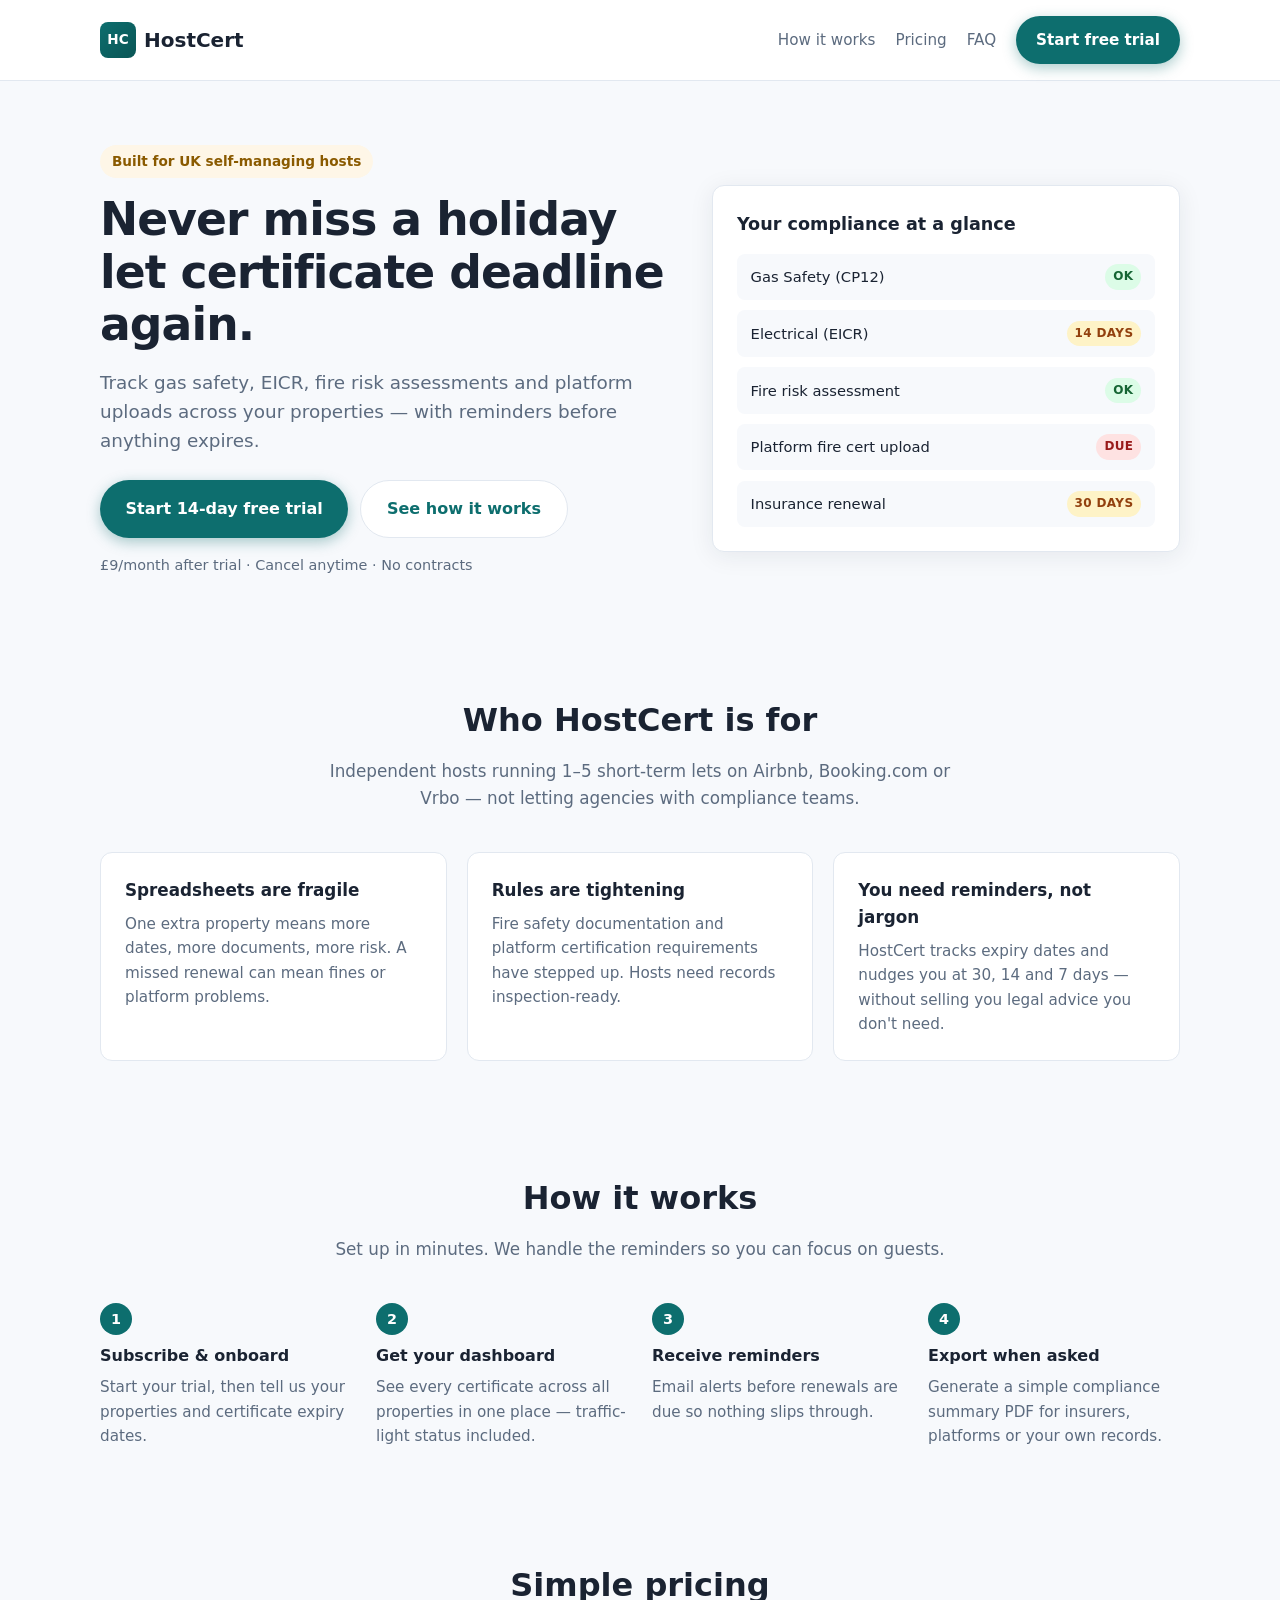
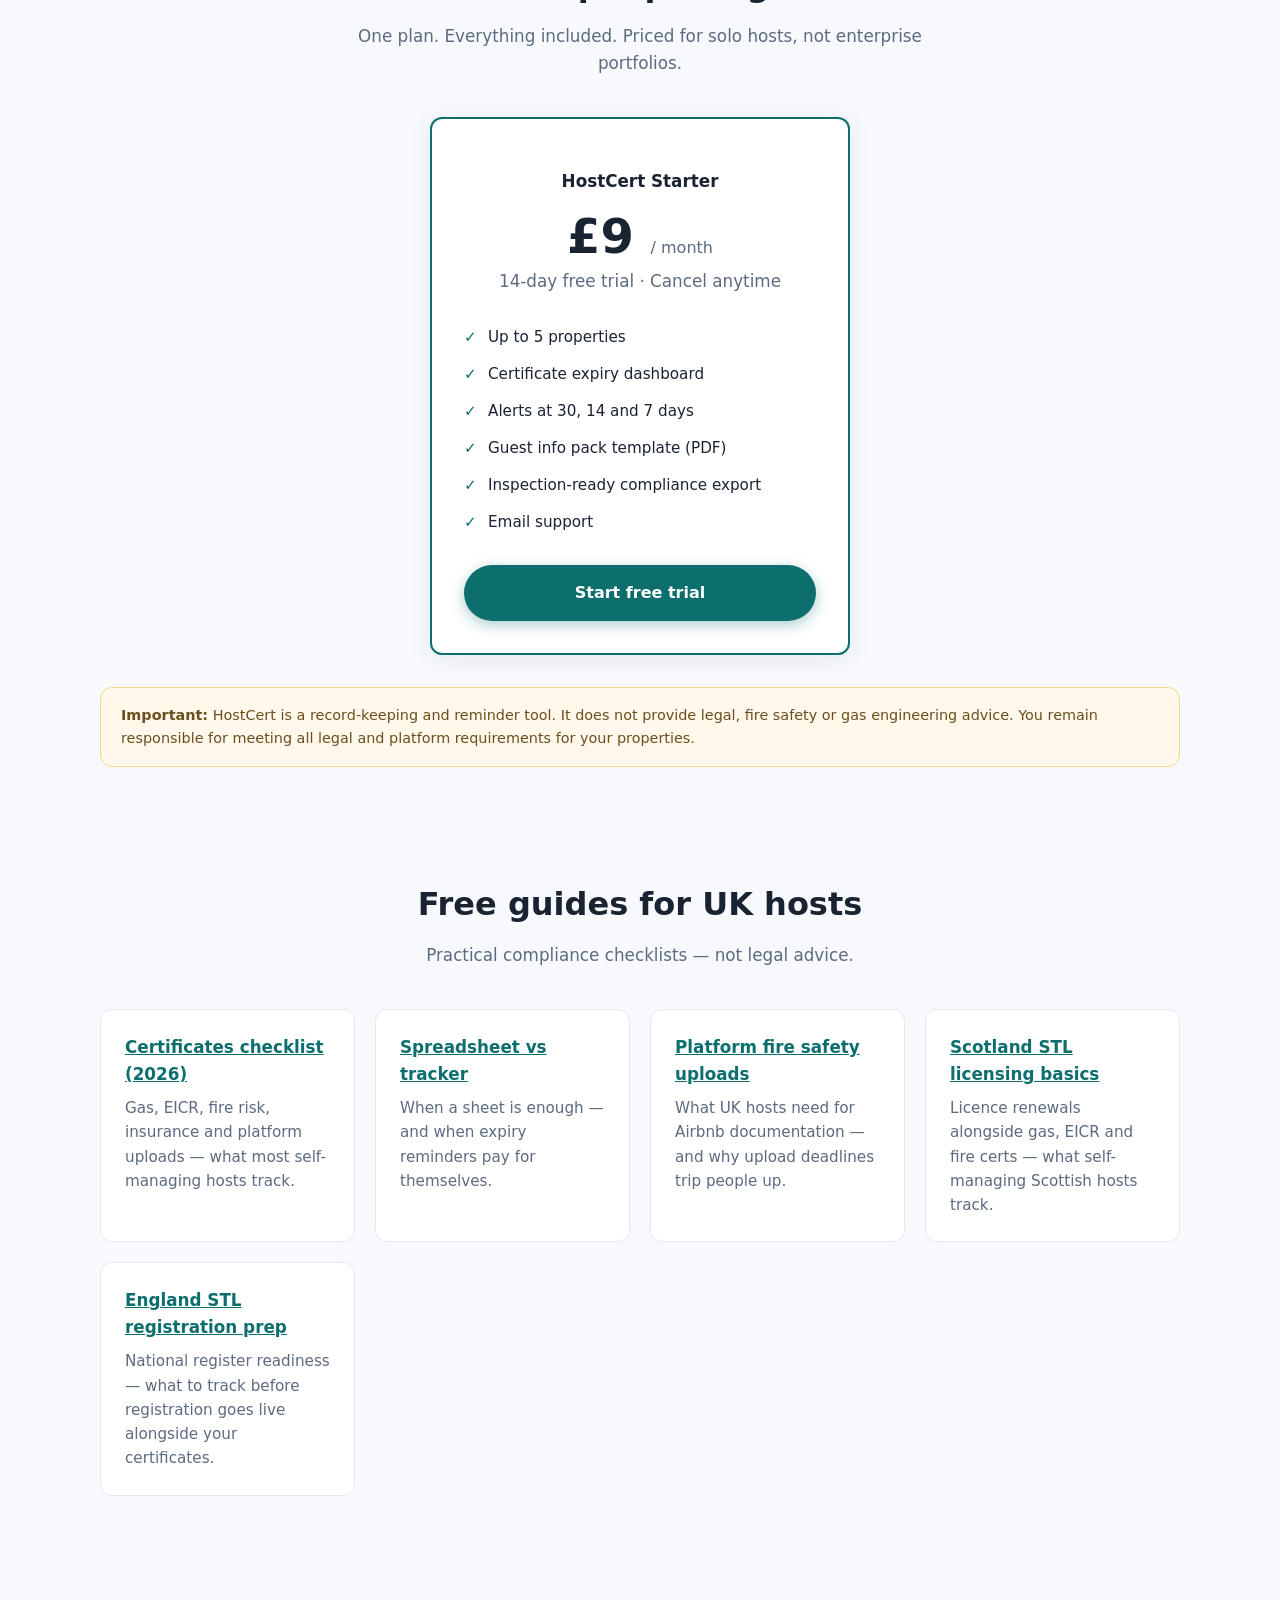
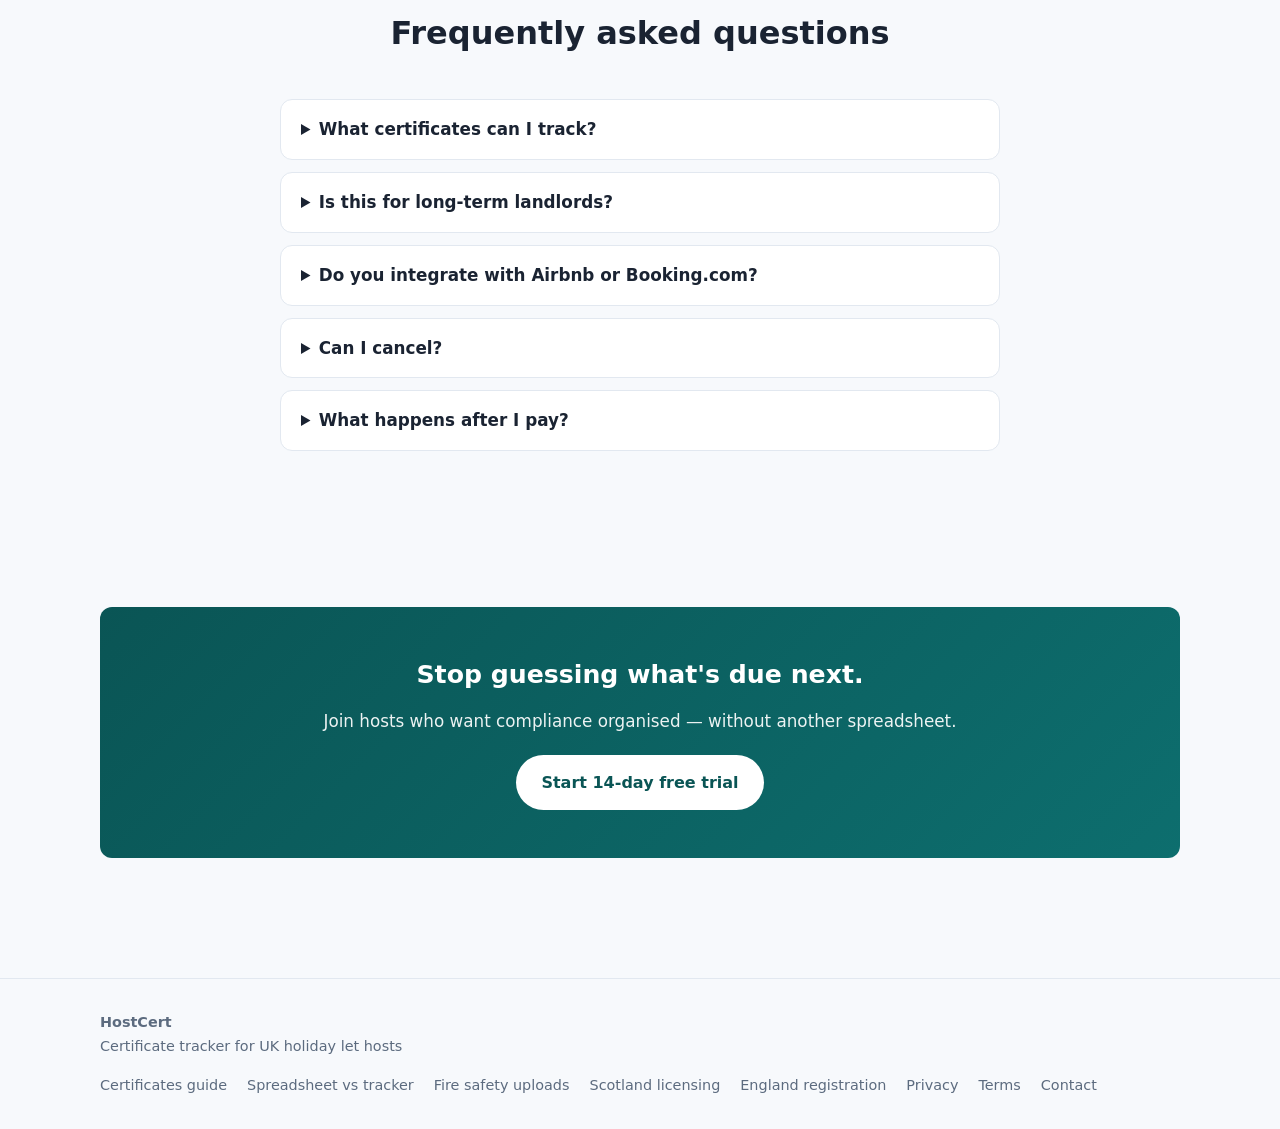
<file: index.html>
<!DOCTYPE html>
<html lang="en-GB">
<head>
  <meta charset="UTF-8">
  <meta name="viewport" content="width=device-width, initial-scale=1.0">
  <title>HostCert — Holiday let certificate tracker for UK hosts</title>
  <meta name="description" content="Track gas safety, EICR, fire risk assessments and platform certificates for your UK short-term lets. Expiry reminders from £9/month.">
  <meta property="og:title" content="HostCert — Never miss a holiday let certificate deadline">
  <meta property="og:description" content="Certificate expiry tracker built for self-managing UK Airbnb and short-term let hosts.">
  <meta property="og:type" content="website">
  <meta property="og:url" content="https://hostcert.co.uk/">
  <link rel="canonical" href="https://hostcert.co.uk/">
  <link rel="stylesheet" href="css/style.css">
  <script type="application/ld+json">
  {
    "@context": "https://schema.org",
    "@type": "SoftwareApplication",
    "name": "HostCert",
    "applicationCategory": "BusinessApplication",
    "operatingSystem": "Web",
    "description": "Certificate expiry tracker and reminders for self-managing UK short-term let hosts.",
    "url": "https://hostcert.co.uk/",
    "offers": {
      "@type": "Offer",
      "price": "9",
      "priceCurrency": "GBP",
      "description": "14-day free trial"
    }
  }
  </script>
  <link rel="icon" href="data:image/svg+xml,<svg xmlns='http://www.w3.org/2000/svg' viewBox='0 0 100 100'><rect fill='%230d6e6e' width='100' height='100' rx='20'/><text x='50' y='62' font-size='44' text-anchor='middle' fill='white' font-family='sans-serif' font-weight='700'>HC</text></svg>">
</head>
<body>
  <header class="site-header">
    <div class="container inner">
      <a class="logo" href="index.html">
        <span class="logo-mark">HC</span>
        HostCert
      </a>
      <nav class="nav">
        <a class="hide-mobile" href="#how-it-works">How it works</a>
        <a class="hide-mobile" href="#pricing">Pricing</a>
        <a class="hide-mobile" href="#faq">FAQ</a>
        <a class="btn btn-primary" data-stripe-link href="checkout.html">Start free trial</a>
      </nav>
    </div>
  </header>

  <main>
    <section class="hero">
      <div class="container hero-grid">
        <div>
          <span class="eyebrow">Built for UK self-managing hosts</span>
          <h1>Never miss a holiday let certificate deadline again.</h1>
          <p class="lead">Track gas safety, EICR, fire risk assessments and platform uploads across your properties — with reminders before anything expires.</p>
          <div class="hero-actions">
            <a class="btn btn-primary btn-lg" data-stripe-link href="checkout.html">Start 14-day free trial</a>
            <a class="btn btn-secondary btn-lg" href="#how-it-works">See how it works</a>
          </div>
          <p class="hero-note"><data-price>£9</data-price>/month after trial · Cancel anytime · No contracts</p>
        </div>
        <aside class="hero-card" aria-label="Example compliance dashboard">
          <h2>Your compliance at a glance</h2>
          <ul class="cert-list">
            <li class="cert-item"><span>Gas Safety (CP12)</span><span class="status status-ok">OK</span></li>
            <li class="cert-item"><span>Electrical (EICR)</span><span class="status status-warn">14 days</span></li>
            <li class="cert-item"><span>Fire risk assessment</span><span class="status status-ok">OK</span></li>
            <li class="cert-item"><span>Platform fire cert upload</span><span class="status status-danger">Due</span></li>
            <li class="cert-item"><span>Insurance renewal</span><span class="status status-warn">30 days</span></li>
          </ul>
        </aside>
      </div>
    </section>

    <section id="who">
      <div class="container">
        <div class="section-title">
          <h2>Who HostCert is for</h2>
          <p>Independent hosts running 1–5 short-term lets on Airbnb, Booking.com or Vrbo — not letting agencies with compliance teams.</p>
        </div>
        <div class="cards">
          <article class="card">
            <h3>Spreadsheets are fragile</h3>
            <p>One extra property means more dates, more documents, more risk. A missed renewal can mean fines or platform problems.</p>
          </article>
          <article class="card">
            <h3>Rules are tightening</h3>
            <p>Fire safety documentation and platform certification requirements have stepped up. Hosts need records inspection-ready.</p>
          </article>
          <article class="card">
            <h3>You need reminders, not jargon</h3>
            <p>HostCert tracks expiry dates and nudges you at 30, 14 and 7 days — without selling you legal advice you don't need.</p>
          </article>
        </div>
      </div>
    </section>

    <section id="how-it-works">
      <div class="container">
        <div class="section-title">
          <h2>How it works</h2>
          <p>Set up in minutes. We handle the reminders so you can focus on guests.</p>
        </div>
        <div class="steps">
          <article class="step">
            <h3>Subscribe & onboard</h3>
            <p>Start your trial, then tell us your properties and certificate expiry dates.</p>
          </article>
          <article class="step">
            <h3>Get your dashboard</h3>
            <p>See every certificate across all properties in one place — traffic-light status included.</p>
          </article>
          <article class="step">
            <h3>Receive reminders</h3>
            <p>Email alerts before renewals are due so nothing slips through.</p>
          </article>
          <article class="step">
            <h3>Export when asked</h3>
            <p>Generate a simple compliance summary PDF for insurers, platforms or your own records.</p>
          </article>
        </div>
      </div>
    </section>

    <section id="pricing">
      <div class="container">
        <div class="section-title">
          <h2>Simple pricing</h2>
          <p>One plan. Everything included. Priced for solo hosts, not enterprise portfolios.</p>
        </div>
        <div class="pricing-box">
          <p><strong>HostCert Starter</strong></p>
          <p class="price"><data-price>£9</data-price> <span>/ month</span></p>
          <p style="color: var(--muted); margin: 0;">14-day free trial · Cancel anytime</p>
          <ul class="pricing-features">
            <li>Up to 5 properties</li>
            <li>Certificate expiry dashboard</li>
            <li>Alerts at 30, 14 and 7 days</li>
            <li>Guest info pack template (PDF)</li>
            <li>Inspection-ready compliance export</li>
            <li>Email support</li>
          </ul>
          <a class="btn btn-primary btn-lg" data-stripe-link href="checkout.html" style="width: 100%;">Start free trial</a>
        </div>
        <div class="disclaimer">
          <strong>Important:</strong> HostCert is a record-keeping and reminder tool. It does not provide legal, fire safety or gas engineering advice. You remain responsible for meeting all legal and platform requirements for your properties.
        </div>
      </div>
    </section>

    <section id="guides">
      <div class="container">
        <div class="section-title">
          <h2>Free guides for UK hosts</h2>
          <p>Practical compliance checklists — not legal advice.</p>
        </div>
        <div class="cards">
          <article class="card">
            <h3><a href="guides/uk-stl-certificates-checklist.html">Certificates checklist (2026)</a></h3>
            <p>Gas, EICR, fire risk, insurance and platform uploads — what most self-managing hosts track.</p>
          </article>
          <article class="card">
            <h3><a href="guides/spreadsheet-vs-tracker-holiday-let-certs.html">Spreadsheet vs tracker</a></h3>
            <p>When a sheet is enough — and when expiry reminders pay for themselves.</p>
          </article>
          <article class="card">
            <h3><a href="guides/airbnb-platform-fire-safety-uploads-uk.html">Platform fire safety uploads</a></h3>
            <p>What UK hosts need for Airbnb documentation — and why upload deadlines trip people up.</p>
          </article>
          <article class="card">
            <h3><a href="guides/scotland-short-term-let-licensing-basics.html">Scotland STL licensing basics</a></h3>
            <p>Licence renewals alongside gas, EICR and fire certs — what self-managing Scottish hosts track.</p>
          </article>
          <article class="card">
            <h3><a href="guides/england-stl-registration-2026.html">England STL registration prep</a></h3>
            <p>National register readiness — what to track before registration goes live alongside your certificates.</p>
          </article>
        </div>
      </div>
    </section>

    <section id="faq">
      <div class="container faq" style="max-width: 720px; margin: 0 auto;">
        <div class="section-title">
          <h2>Frequently asked questions</h2>
        </div>
        <details>
          <summary>What certificates can I track?</summary>
          <p>Gas safety (CP12), EICR, EPC, fire risk assessment, insurance, legionella checks, platform fire-safety uploads, and other dates you add manually.</p>
        </details>
        <details>
          <summary>Is this for long-term landlords?</summary>
          <p>HostCert is designed for short-term and holiday let hosts. Long-term BTL landlords may prefer broader landlord suites — we're focused on the self-managing STL host.</p>
        </details>
        <details>
          <summary>Do you integrate with Airbnb or Booking.com?</summary>
          <p>Not in v1. You enter dates once; we remind you before renewals and help you keep an inspection-ready record.</p>
        </details>
        <details>
          <summary>Can I cancel?</summary>
          <p>Yes. Cancel anytime from your Stripe customer portal or by emailing <a data-support-email href="mailto:support@hostcert.co.uk">support@hostcert.co.uk</a>.</p>
        </details>
        <details>
          <summary>What happens after I pay?</summary>
          <p>You'll complete a short onboarding form with property and certificate details. We set up your dashboard within 24 hours and send your welcome email.</p>
        </details>
      </div>
    </section>

    <section>
      <div class="container">
        <div class="cta-band">
          <h2>Stop guessing what's due next.</h2>
          <p>Join hosts who want compliance organised — without another spreadsheet.</p>
          <a class="btn btn-primary btn-lg" data-stripe-link href="checkout.html">Start 14-day free trial</a>
        </div>
      </div>
    </section>
  </main>

  <footer class="site-footer">
    <div class="container footer-grid">
      <div>
        <strong>HostCert</strong><br>
        Certificate tracker for UK holiday let hosts
      </div>
      <div class="footer-links">
        <a href="guides/uk-stl-certificates-checklist.html">Certificates guide</a>
        <a href="guides/spreadsheet-vs-tracker-holiday-let-certs.html">Spreadsheet vs tracker</a>
        <a href="guides/airbnb-platform-fire-safety-uploads-uk.html">Fire safety uploads</a>
        <a href="guides/scotland-short-term-let-licensing-basics.html">Scotland licensing</a>
        <a href="guides/england-stl-registration-2026.html">England registration</a>
        <a href="privacy.html">Privacy</a>
        <a href="terms.html">Terms</a>
        <a href="contact.html">Contact</a>
      </div>
    </div>
  </footer>

  <script src="js/config.js"></script>
  <script src="js/main.js"></script>
</body>
</html>
</file>
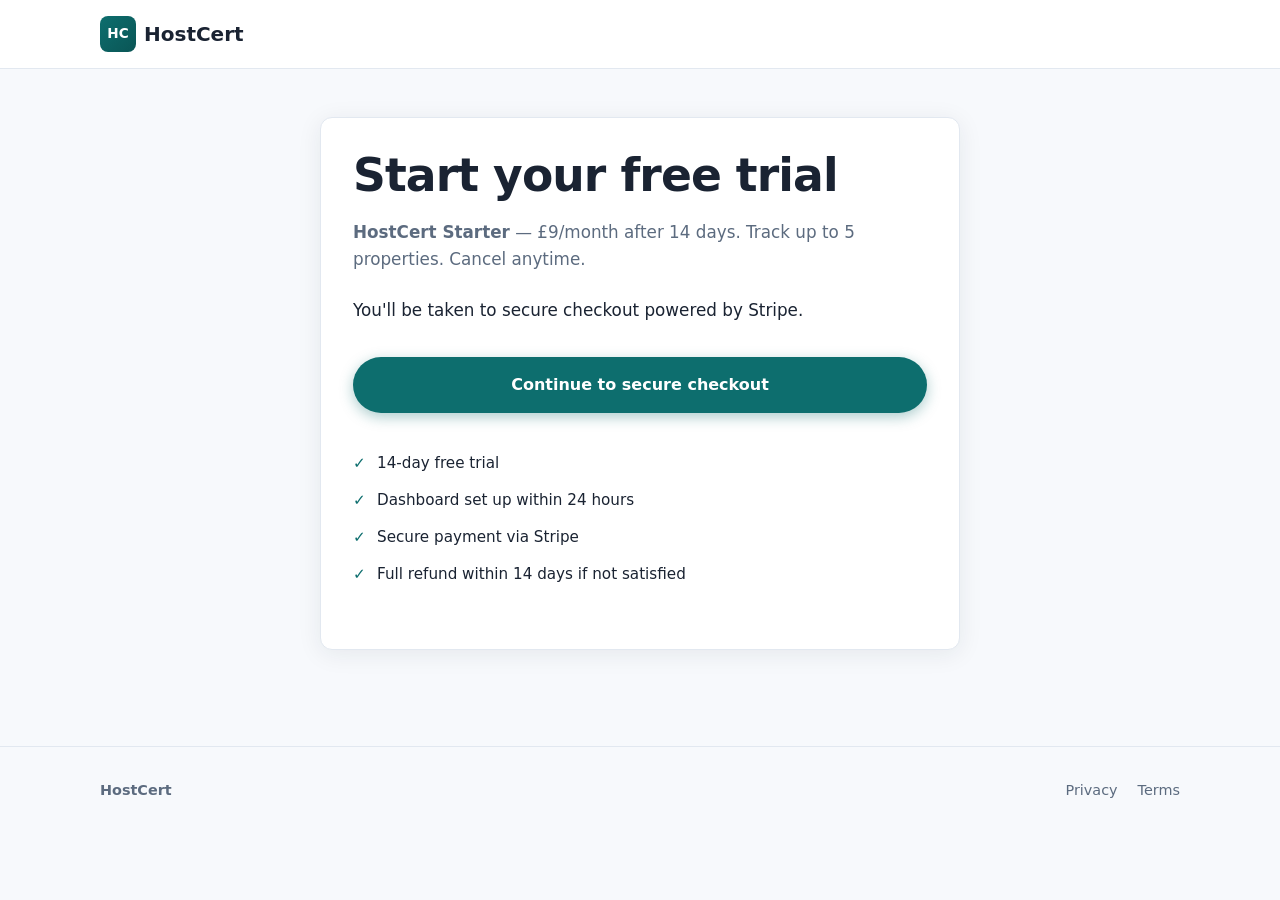
<file: checkout.html>
<!DOCTYPE html>
<html lang="en-GB">
<head>
  <meta charset="UTF-8">
  <meta name="viewport" content="width=device-width, initial-scale=1.0">
  <title>Checkout — HostCert</title>
  <meta name="description" content="Start your HostCert free trial — certificate tracker for UK holiday let hosts.">
  <link rel="stylesheet" href="css/style.css">
</head>
<body>
  <header class="site-header">
    <div class="container inner">
      <a class="logo" href="index.html">
        <span class="logo-mark">HC</span>
        HostCert
      </a>
    </div>
  </header>

  <main class="form-page">
    <div class="container">
      <div class="form-card">
        <h1>Start your free trial</h1>
        <p style="color: var(--muted); margin-bottom: 1.5rem;">
          <strong>HostCert Starter</strong> — <data-price>£9</data-price>/month after 14 days. Track up to 5 properties. Cancel anytime.
        </p>

        <div id="stripe-ready" hidden>
          <p>You'll be taken to secure checkout powered by Stripe.</p>
          <a class="btn btn-primary btn-lg" data-stripe-link href="#" style="width: 100%; margin-top: 1rem;">Continue to secure checkout</a>
        </div>

        <div id="stripe-pending">
          <p><strong>Checkout is being activated.</strong> While we finish payment setup, start your trial by completing onboarding — we'll invoice after your 14-day trial if you stay.</p>
          <a class="btn btn-primary btn-lg" href="onboarding.html" style="width: 100%; margin: 1rem 0;">Complete onboarding →</a>
          <p class="form-hint">Questions? Email <a data-support-email href="mailto:support@hostcert.co.uk">support@hostcert.co.uk</a></p>
        </div>

        <ul class="pricing-features" style="margin-top: 2rem;">
          <li>14-day free trial</li>
          <li>Dashboard set up within 24 hours</li>
          <li>Secure payment via Stripe</li>
          <li>Full refund within 14 days if not satisfied</li>
        </ul>
      </div>
    </div>
  </main>

  <footer class="site-footer">
    <div class="container footer-grid">
      <div><strong>HostCert</strong></div>
      <div class="footer-links">
        <a href="privacy.html">Privacy</a>
        <a href="terms.html">Terms</a>
      </div>
    </div>
  </footer>

  <script src="js/config.js"></script>
  <script src="js/main.js"></script>
  <script>
    (function () {
      var link = (window.HOSTCERT_CONFIG || {}).stripePaymentLink;
      if (link && link !== "STRIPE_PAYMENT_LINK_PLACEHOLDER") {
        document.getElementById("stripe-ready").hidden = false;
        document.getElementById("stripe-pending").hidden = true;
      }
    })();
  </script>
</body>
</html>
</file>
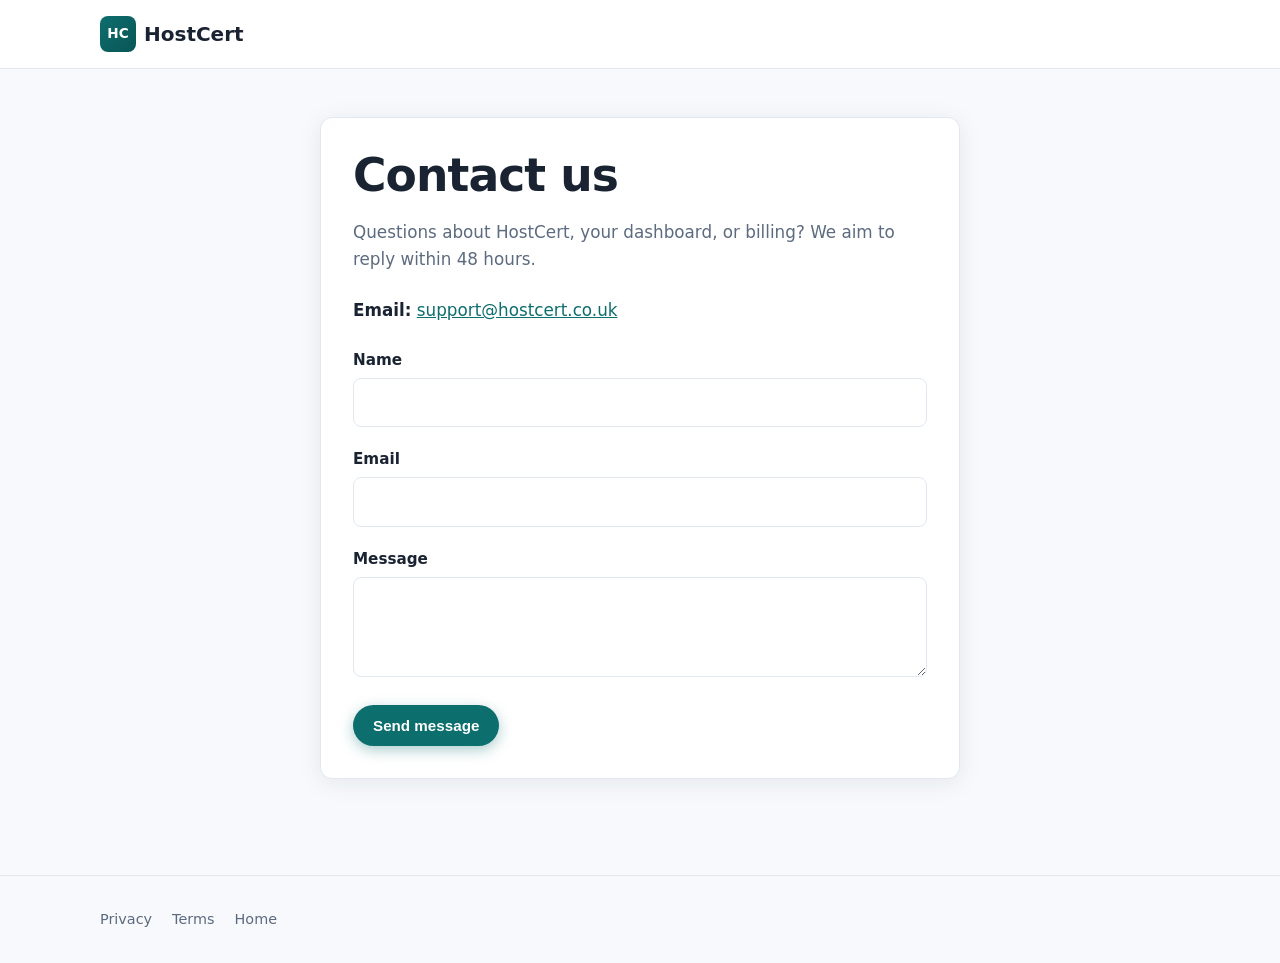
<file: contact.html>
<!DOCTYPE html>
<html lang="en-GB">
<head>
  <meta charset="UTF-8">
  <meta name="viewport" content="width=device-width, initial-scale=1.0">
  <title>Contact — HostCert</title>
  <link rel="stylesheet" href="css/style.css">
</head>
<body>
  <header class="site-header">
    <div class="container inner">
      <a class="logo" href="index.html">
        <span class="logo-mark">HC</span>
        HostCert
      </a>
    </div>
  </header>

  <main class="form-page">
    <div class="container">
      <div class="form-card">
        <h1>Contact us</h1>
        <p style="color: var(--muted);">Questions about HostCert, your dashboard, or billing? We aim to reply within 48 hours.</p>
        <p style="margin: 1.5rem 0;"><strong>Email:</strong> <a data-support-email href="mailto:support@hostcert.co.uk">support@hostcert.co.uk</a></p>

        <form action="https://formsubmit.co/support@hostcert.co.uk" method="POST">
          <input type="hidden" name="_subject" value="HostCert contact form">
          <input type="hidden" name="_captcha" value="false">
          <input type="hidden" name="_template" value="table">
          <input type="hidden" name="_next" value="https://hostcert.co.uk/thank-you.html">

          <div class="form-group">
            <label for="name">Name</label>
            <input id="name" name="name" type="text" required>
          </div>
          <div class="form-group">
            <label for="email">Email</label>
            <input id="email" name="email" type="email" required>
          </div>
          <div class="form-group">
            <label for="message">Message</label>
            <textarea id="message" name="message" required></textarea>
          </div>
          <button class="btn btn-primary" type="submit">Send message</button>
        </form>
      </div>
    </div>
  </main>

  <footer class="site-footer">
    <div class="container footer-links">
      <a href="privacy.html">Privacy</a>
      <a href="terms.html">Terms</a>
      <a href="index.html">Home</a>
    </div>
  </footer>
  <script src="js/config.js"></script>
  <script src="js/main.js"></script>
</body>
</html>
</file>
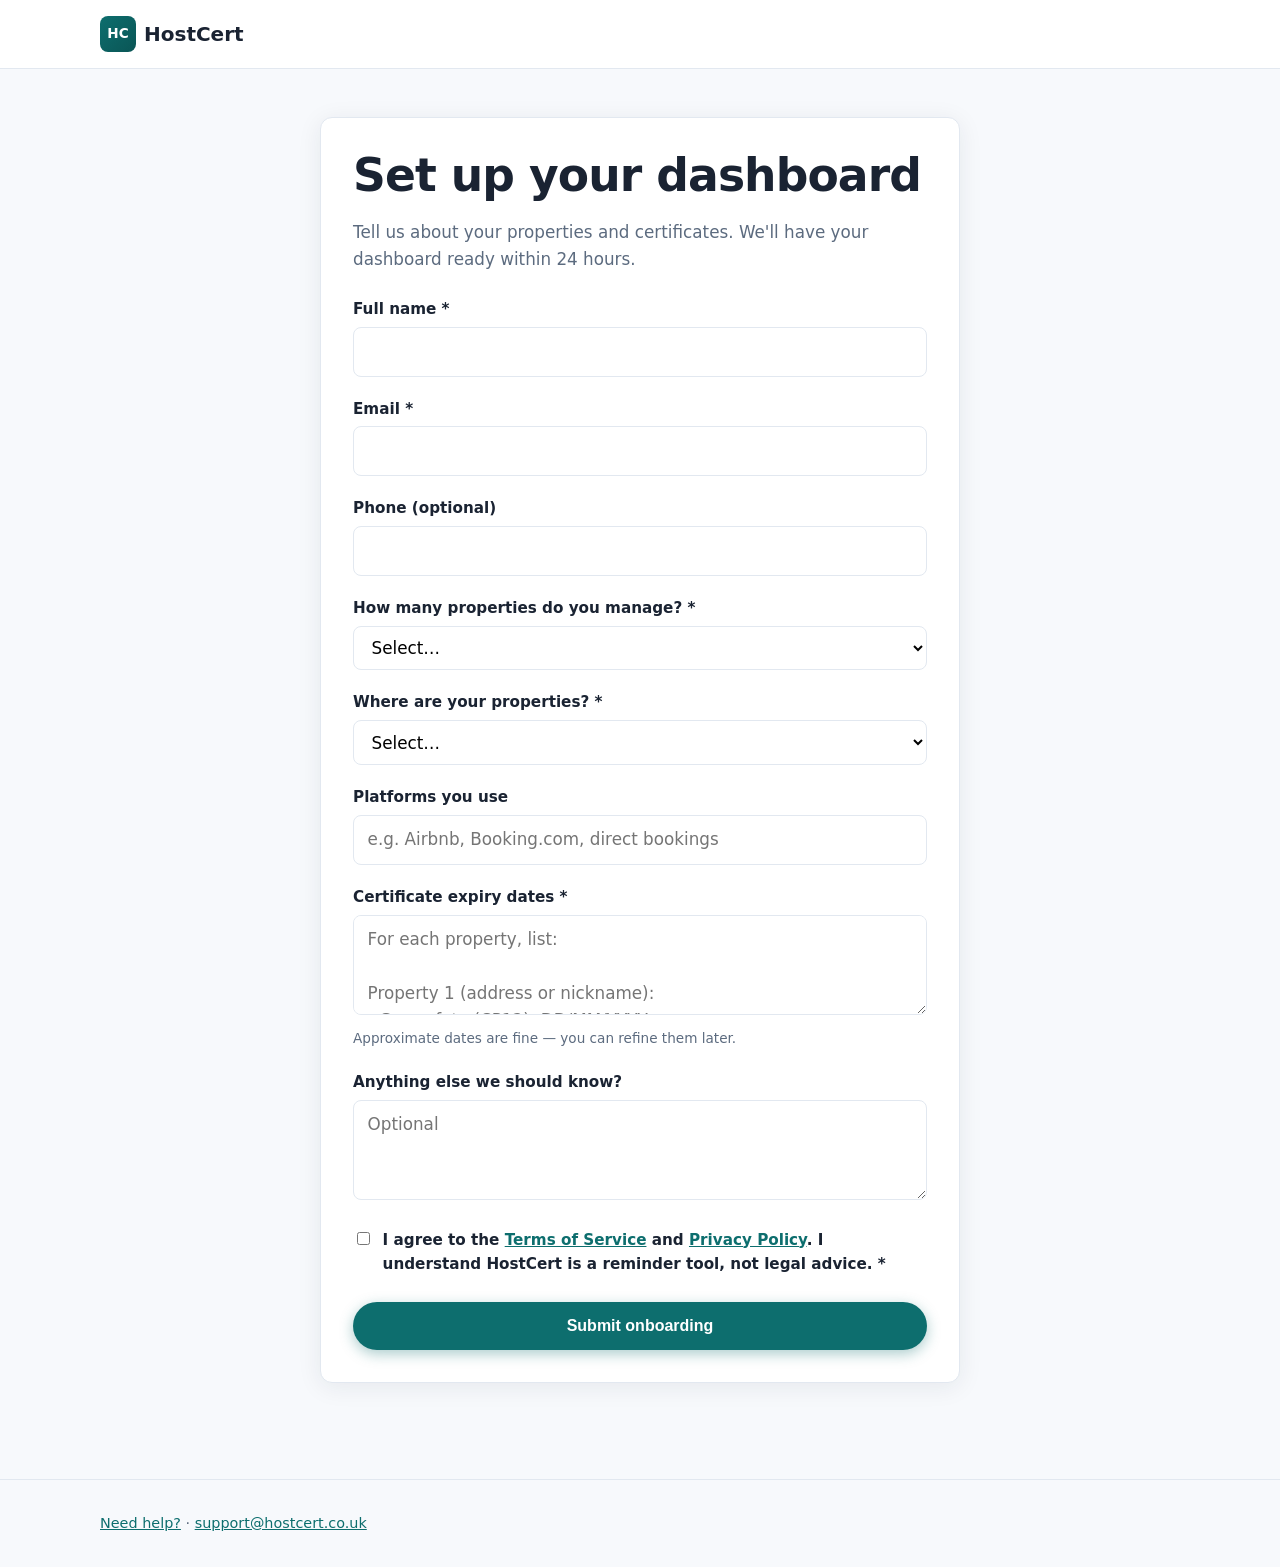
<file: onboarding.html>
<!DOCTYPE html>
<html lang="en-GB">
<head>
  <meta charset="UTF-8">
  <meta name="viewport" content="width=device-width, initial-scale=1.0">
  <title>Onboarding — HostCert</title>
  <meta name="description" content="Set up your HostCert compliance dashboard.">
  <link rel="stylesheet" href="css/style.css">
</head>
<body>
  <header class="site-header">
    <div class="container inner">
      <a class="logo" href="index.html">
        <span class="logo-mark">HC</span>
        HostCert
      </a>
    </div>
  </header>

  <main class="form-page">
    <div class="container">
      <div class="form-card">
        <h1>Set up your dashboard</h1>
        <p style="color: var(--muted); margin-bottom: 1.5rem;">Tell us about your properties and certificates. We'll have your dashboard ready within 24 hours.</p>

        <form action="https://formsubmit.co/support@hostcert.co.uk" method="POST">
          <input type="hidden" name="_subject" value="HostCert onboarding — new customer">
          <input type="hidden" name="_captcha" value="false">
          <input type="hidden" name="_template" value="table">
          <input type="hidden" name="_next" value="https://hostcert.co.uk/thank-you.html" id="form-next">

          <div class="form-group">
            <label for="name">Full name *</label>
            <input id="name" name="name" type="text" required autocomplete="name">
          </div>

          <div class="form-group">
            <label for="email">Email *</label>
            <input id="email" name="email" type="email" required autocomplete="email">
          </div>

          <div class="form-group">
            <label for="phone">Phone (optional)</label>
            <input id="phone" name="phone" type="tel" autocomplete="tel">
          </div>

          <div class="form-group">
            <label for="properties">How many properties do you manage? *</label>
            <select id="properties" name="property_count" required>
              <option value="">Select…</option>
              <option value="1">1</option>
              <option value="2">2</option>
              <option value="3">3</option>
              <option value="4">4</option>
              <option value="5">5</option>
            </select>
          </div>

          <div class="form-group">
            <label for="regions">Where are your properties? *</label>
            <select id="regions" name="regions" required>
              <option value="">Select…</option>
              <option value="England">England</option>
              <option value="Scotland">Scotland</option>
              <option value="Wales">Wales</option>
              <option value="Mixed">Mixed (multiple nations)</option>
            </select>
          </div>

          <div class="form-group">
            <label for="platforms">Platforms you use</label>
            <input id="platforms" name="platforms" type="text" placeholder="e.g. Airbnb, Booking.com, direct bookings">
          </div>

          <div class="form-group">
            <label for="certificates">Certificate expiry dates *</label>
            <textarea id="certificates" name="certificate_dates" required placeholder="For each property, list:&#10;&#10;Property 1 (address or nickname):&#10;- Gas safety (CP12): DD/MM/YYYY&#10;- EICR: DD/MM/YYYY&#10;- Fire risk assessment: DD/MM/YYYY&#10;- Insurance: DD/MM/YYYY&#10;- Other: …"></textarea>
            <p class="form-hint">Approximate dates are fine — you can refine them later.</p>
          </div>

          <div class="form-group">
            <label for="notes">Anything else we should know?</label>
            <textarea id="notes" name="notes" placeholder="Optional"></textarea>
          </div>

          <div class="form-group checkbox-row">
            <input id="terms" name="terms_accepted" type="checkbox" value="yes" required>
            <label for="terms">I agree to the <a href="terms.html" target="_blank">Terms of Service</a> and <a href="privacy.html" target="_blank">Privacy Policy</a>. I understand HostCert is a reminder tool, not legal advice. *</label>
          </div>

          <button class="btn btn-primary btn-lg" type="submit" style="width: 100%;">Submit onboarding</button>
        </form>
      </div>
    </div>
  </main>

  <footer class="site-footer">
    <div class="container">
      <a href="contact.html">Need help?</a> · <a data-support-email href="mailto:support@hostcert.co.uk">support@hostcert.co.uk</a>
    </div>
  </footer>

  <script src="js/config.js"></script>
  <script src="js/main.js"></script>
</body>
</html>
</file>
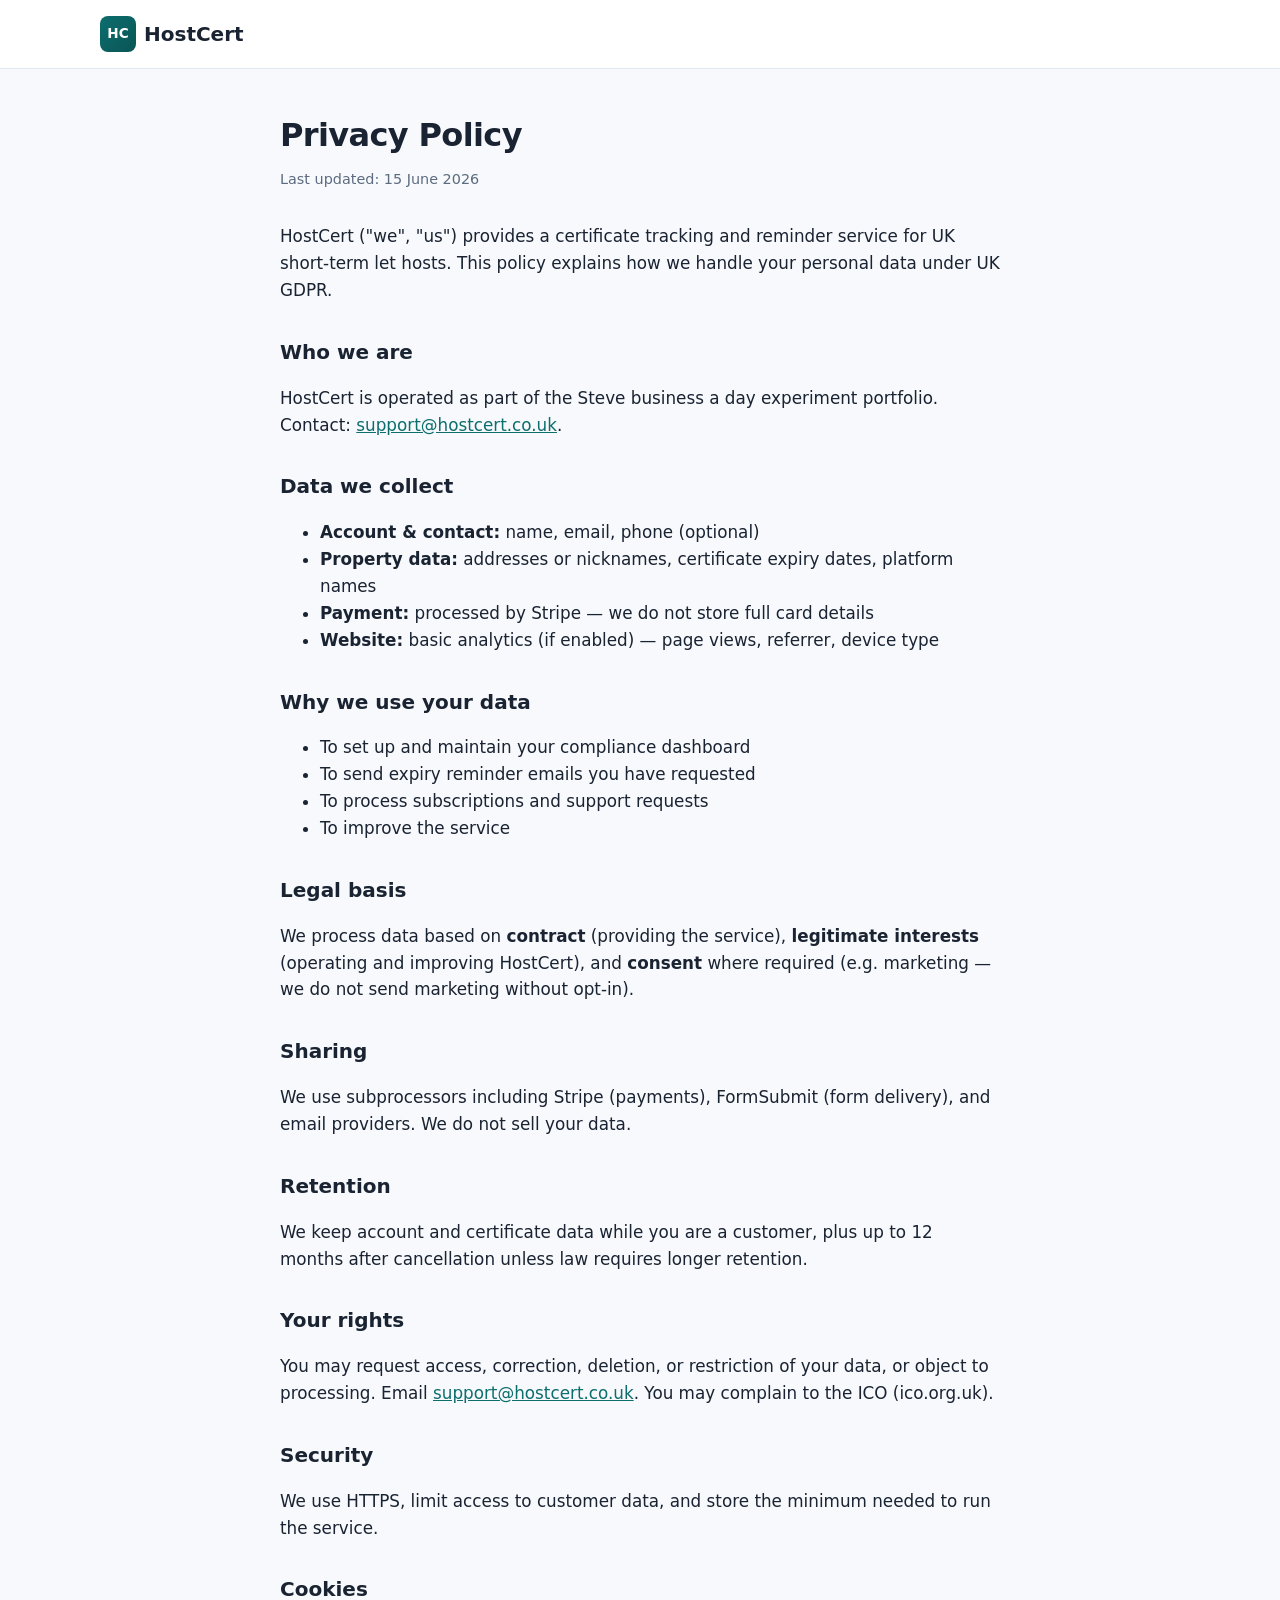
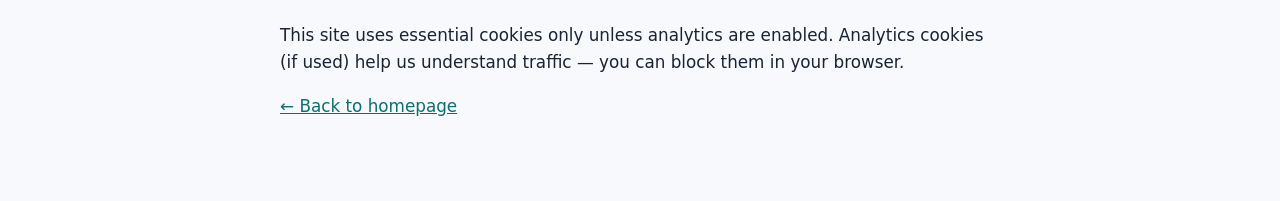
<file: privacy.html>
<!DOCTYPE html>
<html lang="en-GB">
<head>
  <meta charset="UTF-8">
  <meta name="viewport" content="width=device-width, initial-scale=1.0">
  <title>Privacy Policy — HostCert</title>
  <link rel="stylesheet" href="css/style.css">
</head>
<body>
  <header class="site-header">
    <div class="container inner">
      <a class="logo" href="index.html"><span class="logo-mark">HC</span> HostCert</a>
    </div>
  </header>

  <main class="legal-page">
    <div class="container" style="max-width: 720px;">
      <h1>Privacy Policy</h1>
      <p class="updated">Last updated: 15 June 2026</p>

      <p>HostCert ("we", "us") provides a certificate tracking and reminder service for UK short-term let hosts. This policy explains how we handle your personal data under UK GDPR.</p>

      <h2>Who we are</h2>
      <p>HostCert is operated as part of the Steve business a day experiment portfolio. Contact: <a data-support-email href="mailto:support@hostcert.co.uk">support@hostcert.co.uk</a>.</p>

      <h2>Data we collect</h2>
      <ul>
        <li><strong>Account & contact:</strong> name, email, phone (optional)</li>
        <li><strong>Property data:</strong> addresses or nicknames, certificate expiry dates, platform names</li>
        <li><strong>Payment:</strong> processed by Stripe — we do not store full card details</li>
        <li><strong>Website:</strong> basic analytics (if enabled) — page views, referrer, device type</li>
      </ul>

      <h2>Why we use your data</h2>
      <ul>
        <li>To set up and maintain your compliance dashboard</li>
        <li>To send expiry reminder emails you have requested</li>
        <li>To process subscriptions and support requests</li>
        <li>To improve the service</li>
      </ul>

      <h2>Legal basis</h2>
      <p>We process data based on <strong>contract</strong> (providing the service), <strong>legitimate interests</strong> (operating and improving HostCert), and <strong>consent</strong> where required (e.g. marketing — we do not send marketing without opt-in).</p>

      <h2>Sharing</h2>
      <p>We use subprocessors including Stripe (payments), FormSubmit (form delivery), and email providers. We do not sell your data.</p>

      <h2>Retention</h2>
      <p>We keep account and certificate data while you are a customer, plus up to 12 months after cancellation unless law requires longer retention.</p>

      <h2>Your rights</h2>
      <p>You may request access, correction, deletion, or restriction of your data, or object to processing. Email <a data-support-email href="mailto:support@hostcert.co.uk">support@hostcert.co.uk</a>. You may complain to the ICO (ico.org.uk).</p>

      <h2>Security</h2>
      <p>We use HTTPS, limit access to customer data, and store the minimum needed to run the service.</p>

      <h2>Cookies</h2>
      <p>This site uses essential cookies only unless analytics are enabled. Analytics cookies (if used) help us understand traffic — you can block them in your browser.</p>

      <p><a href="index.html">← Back to homepage</a></p>
    </div>
  </main>
  <script src="js/config.js"></script>
  <script src="js/main.js"></script>
</body>
</html>
</file>
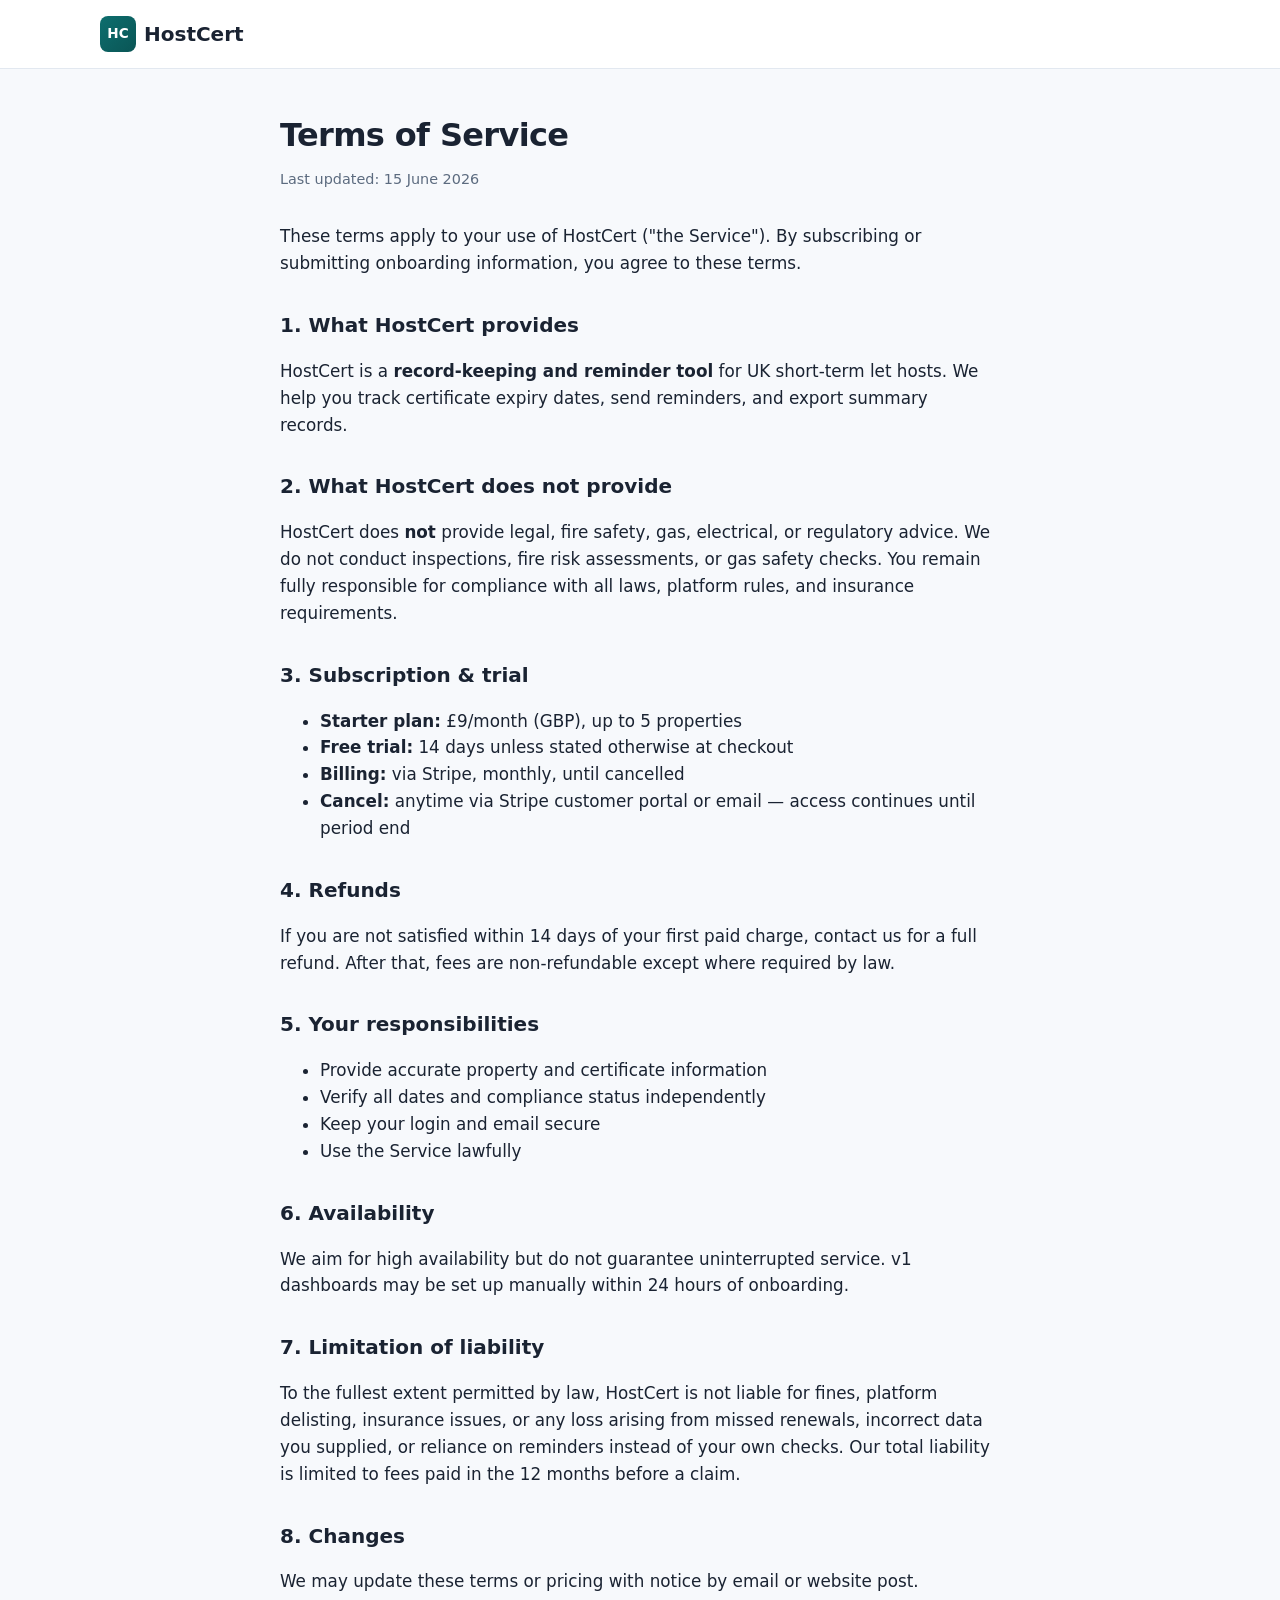
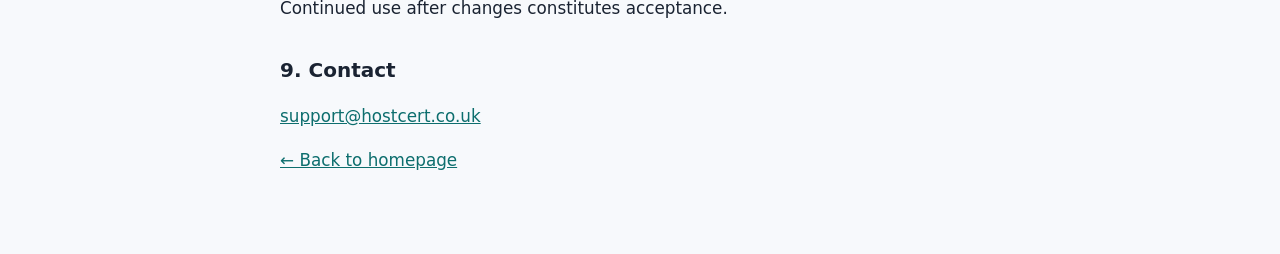
<file: terms.html>
<!DOCTYPE html>
<html lang="en-GB">
<head>
  <meta charset="UTF-8">
  <meta name="viewport" content="width=device-width, initial-scale=1.0">
  <title>Terms of Service — HostCert</title>
  <link rel="stylesheet" href="css/style.css">
</head>
<body>
  <header class="site-header">
    <div class="container inner">
      <a class="logo" href="index.html"><span class="logo-mark">HC</span> HostCert</a>
    </div>
  </header>

  <main class="legal-page">
    <div class="container" style="max-width: 720px;">
      <h1>Terms of Service</h1>
      <p class="updated">Last updated: 15 June 2026</p>

      <p>These terms apply to your use of HostCert ("the Service"). By subscribing or submitting onboarding information, you agree to these terms.</p>

      <h2>1. What HostCert provides</h2>
      <p>HostCert is a <strong>record-keeping and reminder tool</strong> for UK short-term let hosts. We help you track certificate expiry dates, send reminders, and export summary records.</p>

      <h2>2. What HostCert does not provide</h2>
      <p>HostCert does <strong>not</strong> provide legal, fire safety, gas, electrical, or regulatory advice. We do not conduct inspections, fire risk assessments, or gas safety checks. You remain fully responsible for compliance with all laws, platform rules, and insurance requirements.</p>

      <h2>3. Subscription & trial</h2>
      <ul>
        <li><strong>Starter plan:</strong> £9/month (GBP), up to 5 properties</li>
        <li><strong>Free trial:</strong> 14 days unless stated otherwise at checkout</li>
        <li><strong>Billing:</strong> via Stripe, monthly, until cancelled</li>
        <li><strong>Cancel:</strong> anytime via Stripe customer portal or email — access continues until period end</li>
      </ul>

      <h2>4. Refunds</h2>
      <p>If you are not satisfied within 14 days of your first paid charge, contact us for a full refund. After that, fees are non-refundable except where required by law.</p>

      <h2>5. Your responsibilities</h2>
      <ul>
        <li>Provide accurate property and certificate information</li>
        <li>Verify all dates and compliance status independently</li>
        <li>Keep your login and email secure</li>
        <li>Use the Service lawfully</li>
      </ul>

      <h2>6. Availability</h2>
      <p>We aim for high availability but do not guarantee uninterrupted service. v1 dashboards may be set up manually within 24 hours of onboarding.</p>

      <h2>7. Limitation of liability</h2>
      <p>To the fullest extent permitted by law, HostCert is not liable for fines, platform delisting, insurance issues, or any loss arising from missed renewals, incorrect data you supplied, or reliance on reminders instead of your own checks. Our total liability is limited to fees paid in the 12 months before a claim.</p>

      <h2>8. Changes</h2>
      <p>We may update these terms or pricing with notice by email or website post. Continued use after changes constitutes acceptance.</p>

      <h2>9. Contact</h2>
      <p><a data-support-email href="mailto:support@hostcert.co.uk">support@hostcert.co.uk</a></p>

      <p><a href="index.html">← Back to homepage</a></p>
    </div>
  </main>
  <script src="js/config.js"></script>
  <script src="js/main.js"></script>
</body>
</html>
</file>
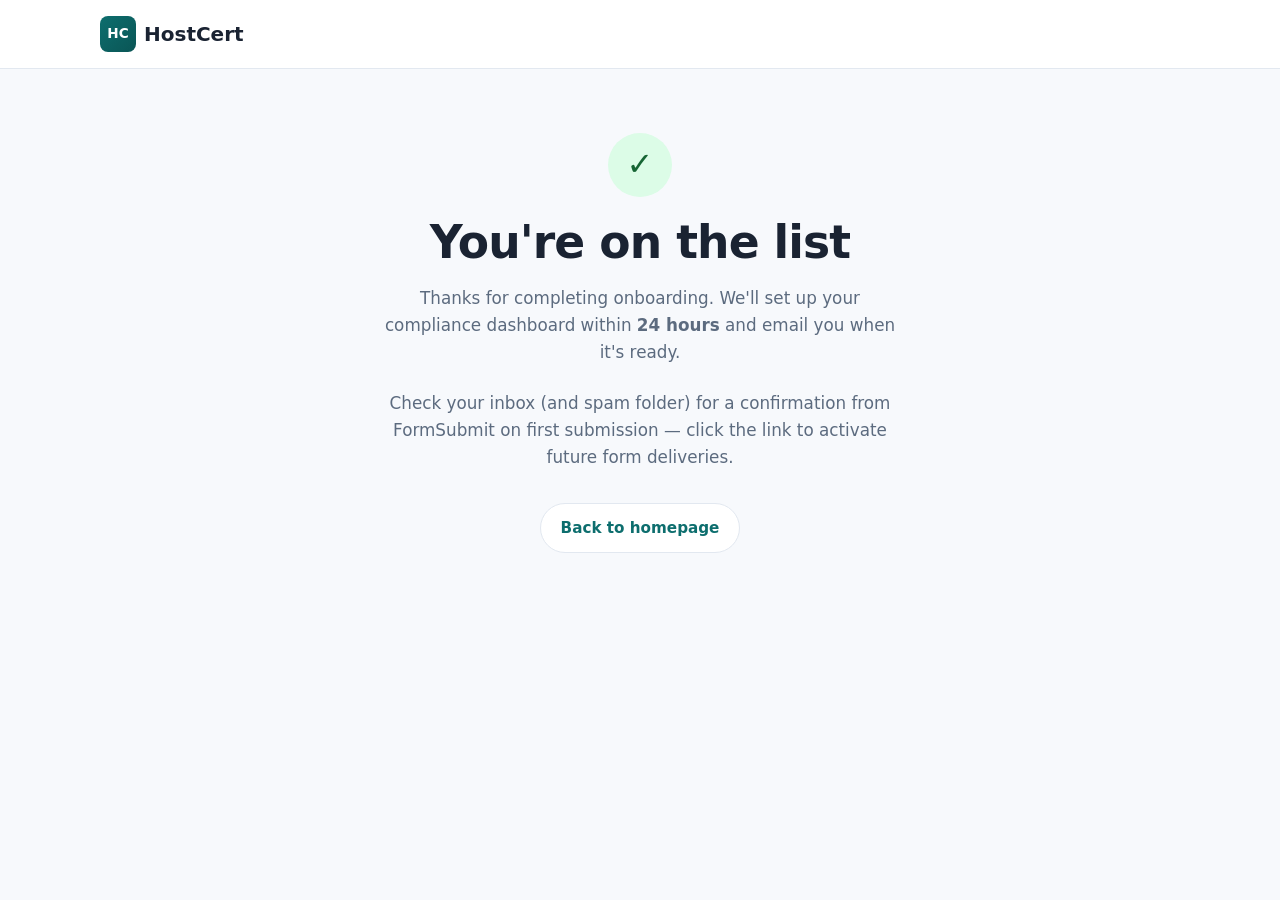
<file: thank-you.html>
<!DOCTYPE html>
<html lang="en-GB">
<head>
  <meta charset="UTF-8">
  <meta name="viewport" content="width=device-width, initial-scale=1.0">
  <title>Thank you — HostCert</title>
  <link rel="stylesheet" href="css/style.css">
</head>
<body>
  <header class="site-header">
    <div class="container inner">
      <a class="logo" href="index.html">
        <span class="logo-mark">HC</span>
        HostCert
      </a>
    </div>
  </header>

  <main class="thank-you">
    <div class="container">
      <div class="thank-you-icon" aria-hidden="true">✓</div>
      <h1>You're on the list</h1>
      <p style="color: var(--muted); max-width: 48ch; margin: 0 auto 1.5rem;">
        Thanks for completing onboarding. We'll set up your compliance dashboard within <strong>24 hours</strong> and email you when it's ready.
      </p>
      <p style="color: var(--muted); max-width: 48ch; margin: 0 auto 2rem;">
        Check your inbox (and spam folder) for a confirmation from FormSubmit on first submission — click the link to activate future form deliveries.
      </p>
      <a class="btn btn-secondary" href="index.html">Back to homepage</a>
    </div>
  </main>
</body>
</html>
</file>
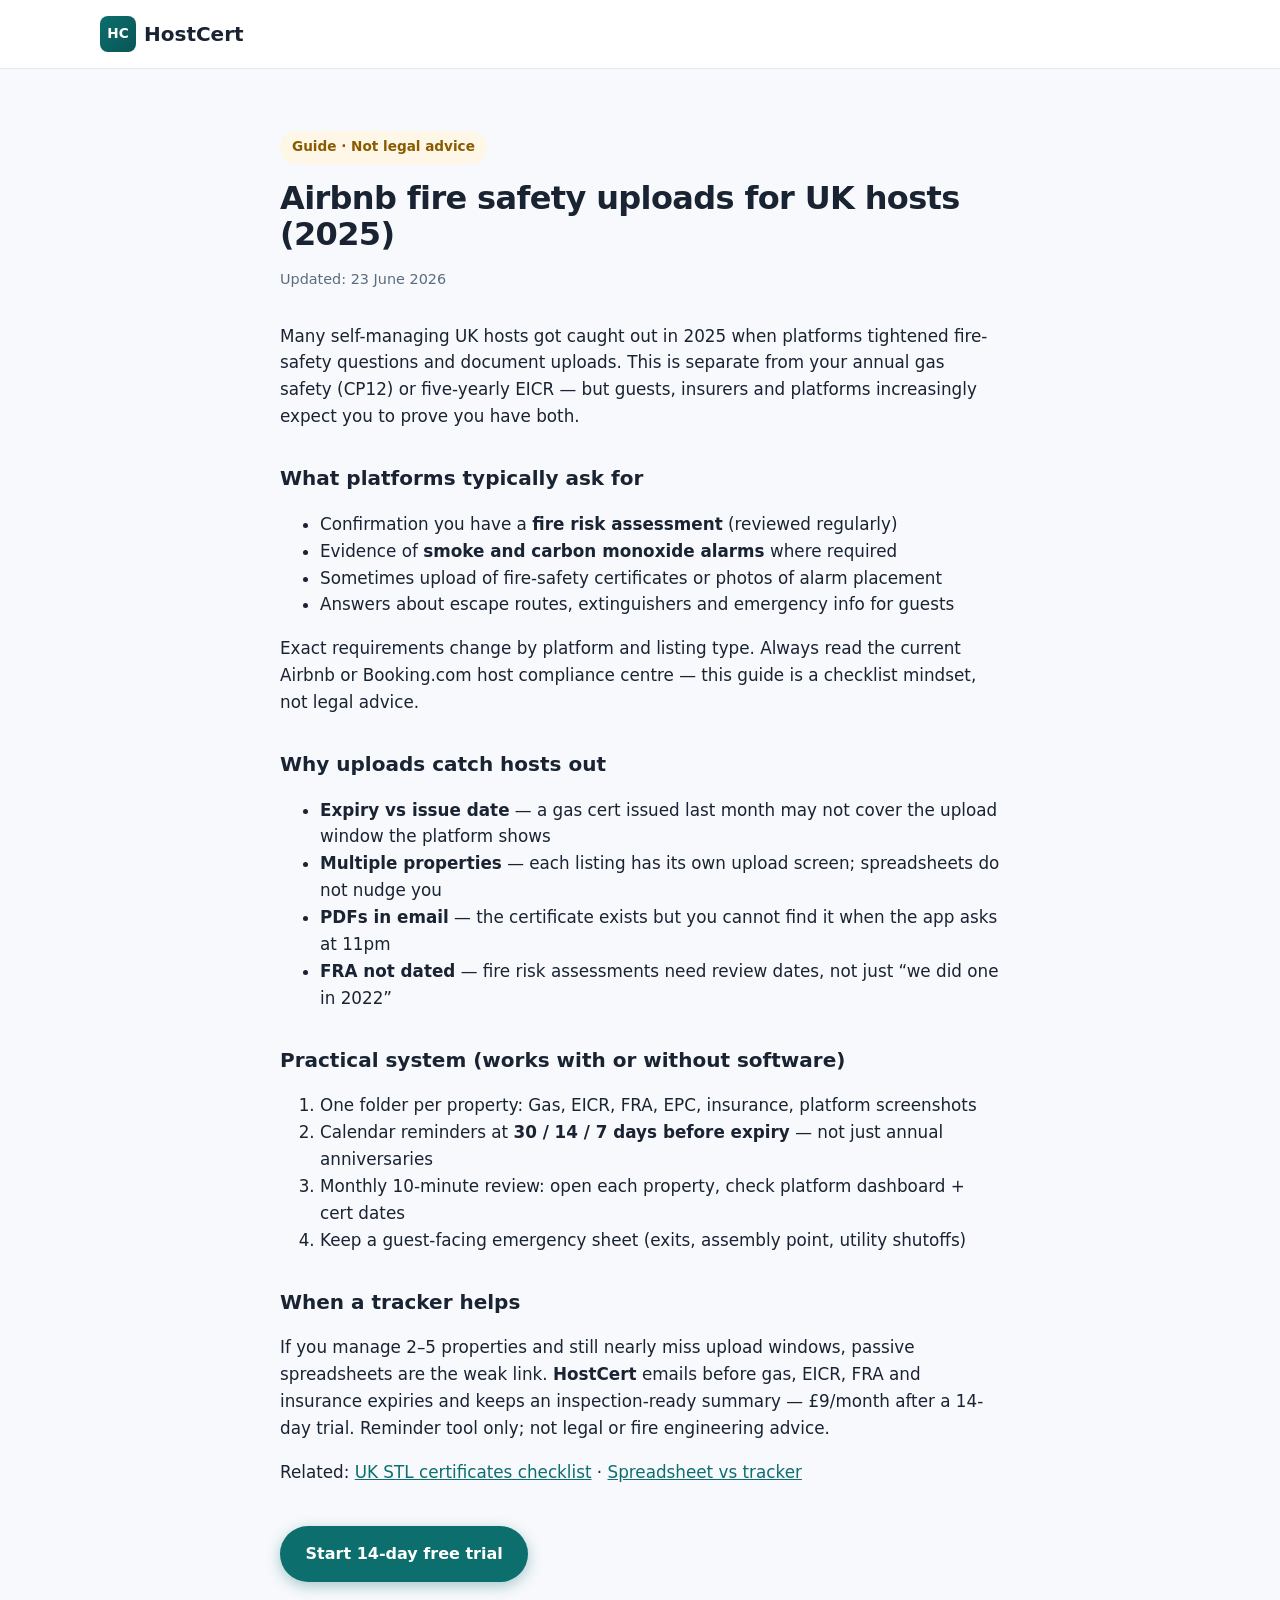
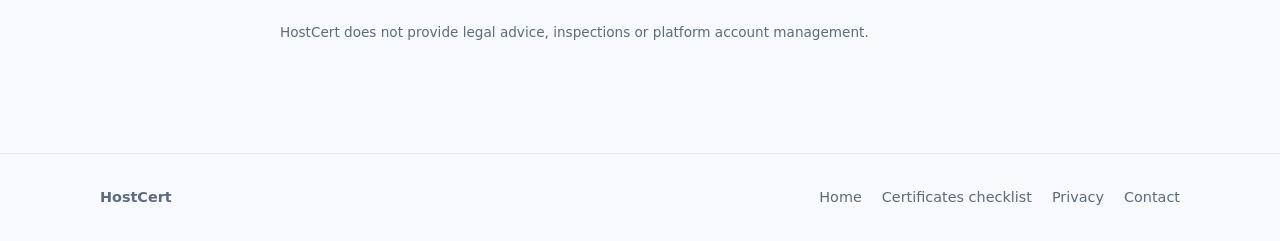
<file: guides/airbnb-platform-fire-safety-uploads-uk.html>
<!DOCTYPE html>
<html lang="en-GB">
<head>
  <meta charset="UTF-8">
  <meta name="viewport" content="width=device-width, initial-scale=1.0">
  <title>Airbnb fire safety uploads for UK hosts (2025) — HostCert</title>
  <meta name="description" content="What UK short-term let hosts need for Airbnb fire safety documentation, how it differs from gas and EICR certificates, and how to avoid missing upload deadlines.">
  <link rel="stylesheet" href="../css/style.css">
</head>
<body>
  <header class="site-header">
    <div class="container inner">
      <a class="logo" href="../index.html"><span class="logo-mark">HC</span> HostCert</a>
    </div>
  </header>

  <main class="legal-page">
    <div class="container" style="max-width: 720px;">
      <p class="eyebrow">Guide · Not legal advice</p>
      <h1>Airbnb fire safety uploads for UK hosts (2025)</h1>
      <p class="updated">Updated: 23 June 2026</p>

      <p>Many self-managing UK hosts got caught out in 2025 when platforms tightened fire-safety questions and document uploads. This is separate from your annual gas safety (CP12) or five-yearly EICR — but guests, insurers and platforms increasingly expect you to prove you have both.</p>

      <h2>What platforms typically ask for</h2>
      <ul>
        <li>Confirmation you have a <strong>fire risk assessment</strong> (reviewed regularly)</li>
        <li>Evidence of <strong>smoke and carbon monoxide alarms</strong> where required</li>
        <li>Sometimes upload of fire-safety certificates or photos of alarm placement</li>
        <li>Answers about escape routes, extinguishers and emergency info for guests</li>
      </ul>
      <p>Exact requirements change by platform and listing type. Always read the current Airbnb or Booking.com host compliance centre — this guide is a checklist mindset, not legal advice.</p>

      <h2>Why uploads catch hosts out</h2>
      <ul>
        <li><strong>Expiry vs issue date</strong> — a gas cert issued last month may not cover the upload window the platform shows</li>
        <li><strong>Multiple properties</strong> — each listing has its own upload screen; spreadsheets do not nudge you</li>
        <li><strong>PDFs in email</strong> — the certificate exists but you cannot find it when the app asks at 11pm</li>
        <li><strong>FRA not dated</strong> — fire risk assessments need review dates, not just “we did one in 2022”</li>
      </ul>

      <h2>Practical system (works with or without software)</h2>
      <ol>
        <li>One folder per property: Gas, EICR, FRA, EPC, insurance, platform screenshots</li>
        <li>Calendar reminders at <strong>30 / 14 / 7 days before expiry</strong> — not just annual anniversaries</li>
        <li>Monthly 10-minute review: open each property, check platform dashboard + cert dates</li>
        <li>Keep a guest-facing emergency sheet (exits, assembly point, utility shutoffs)</li>
      </ol>

      <h2>When a tracker helps</h2>
      <p>If you manage 2–5 properties and still nearly miss upload windows, passive spreadsheets are the weak link. <strong>HostCert</strong> emails before gas, EICR, FRA and insurance expiries and keeps an inspection-ready summary — £9/month after a 14-day trial. Reminder tool only; not legal or fire engineering advice.</p>

      <p>Related: <a href="uk-stl-certificates-checklist.html">UK STL certificates checklist</a> · <a href="spreadsheet-vs-tracker-holiday-let-certs.html">Spreadsheet vs tracker</a></p>

      <div style="margin: 2.5rem 0;">
        <a class="btn btn-primary btn-lg" data-stripe-link href="../checkout.html">Start 14-day free trial</a>
      </div>

      <p class="form-hint">HostCert does not provide legal advice, inspections or platform account management.</p>
    </div>
  </main>

  <footer class="site-footer">
    <div class="container footer-grid">
      <div><strong>HostCert</strong></div>
      <div class="footer-links">
        <a href="../index.html">Home</a>
        <a href="uk-stl-certificates-checklist.html">Certificates checklist</a>
        <a href="../privacy.html">Privacy</a>
        <a href="../contact.html">Contact</a>
      </div>
    </div>
  </footer>

  <script src="../js/config.js"></script>
  <script src="../js/main.js"></script>
</body>
</html>
</file>
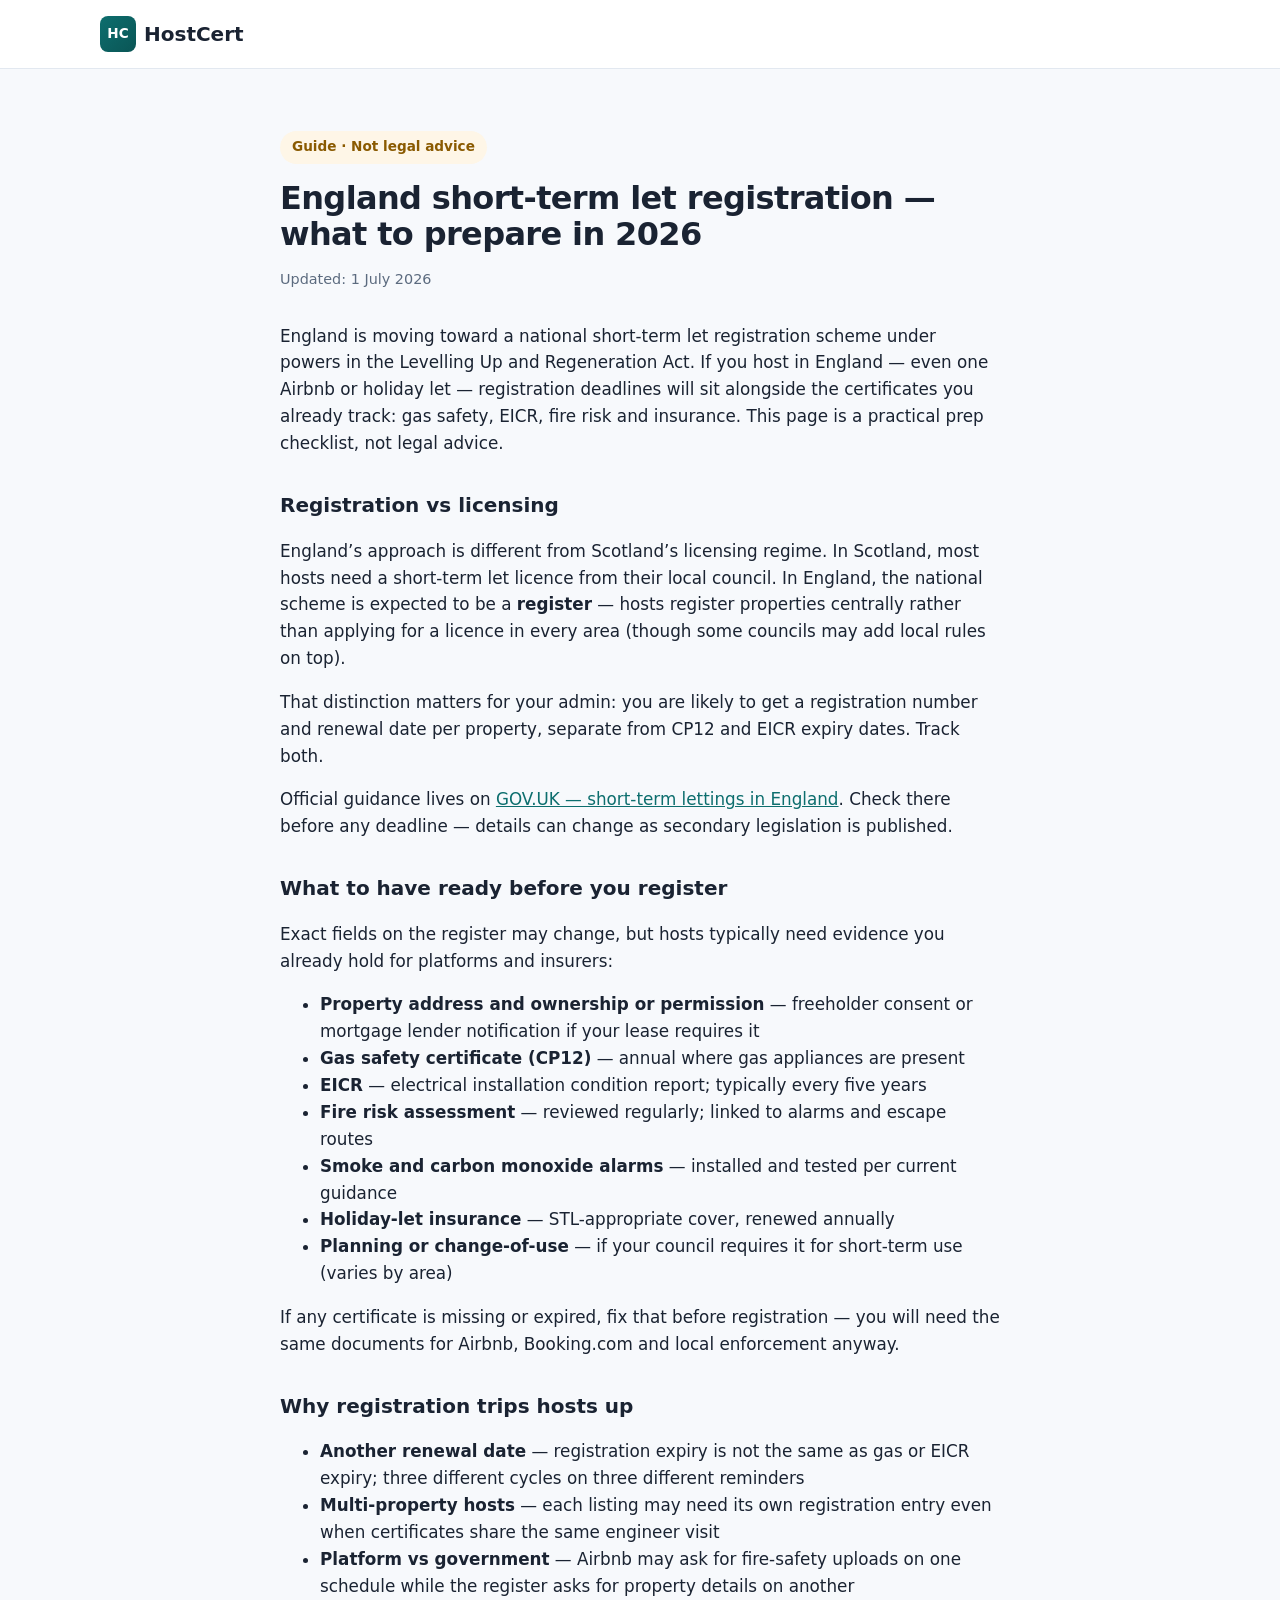
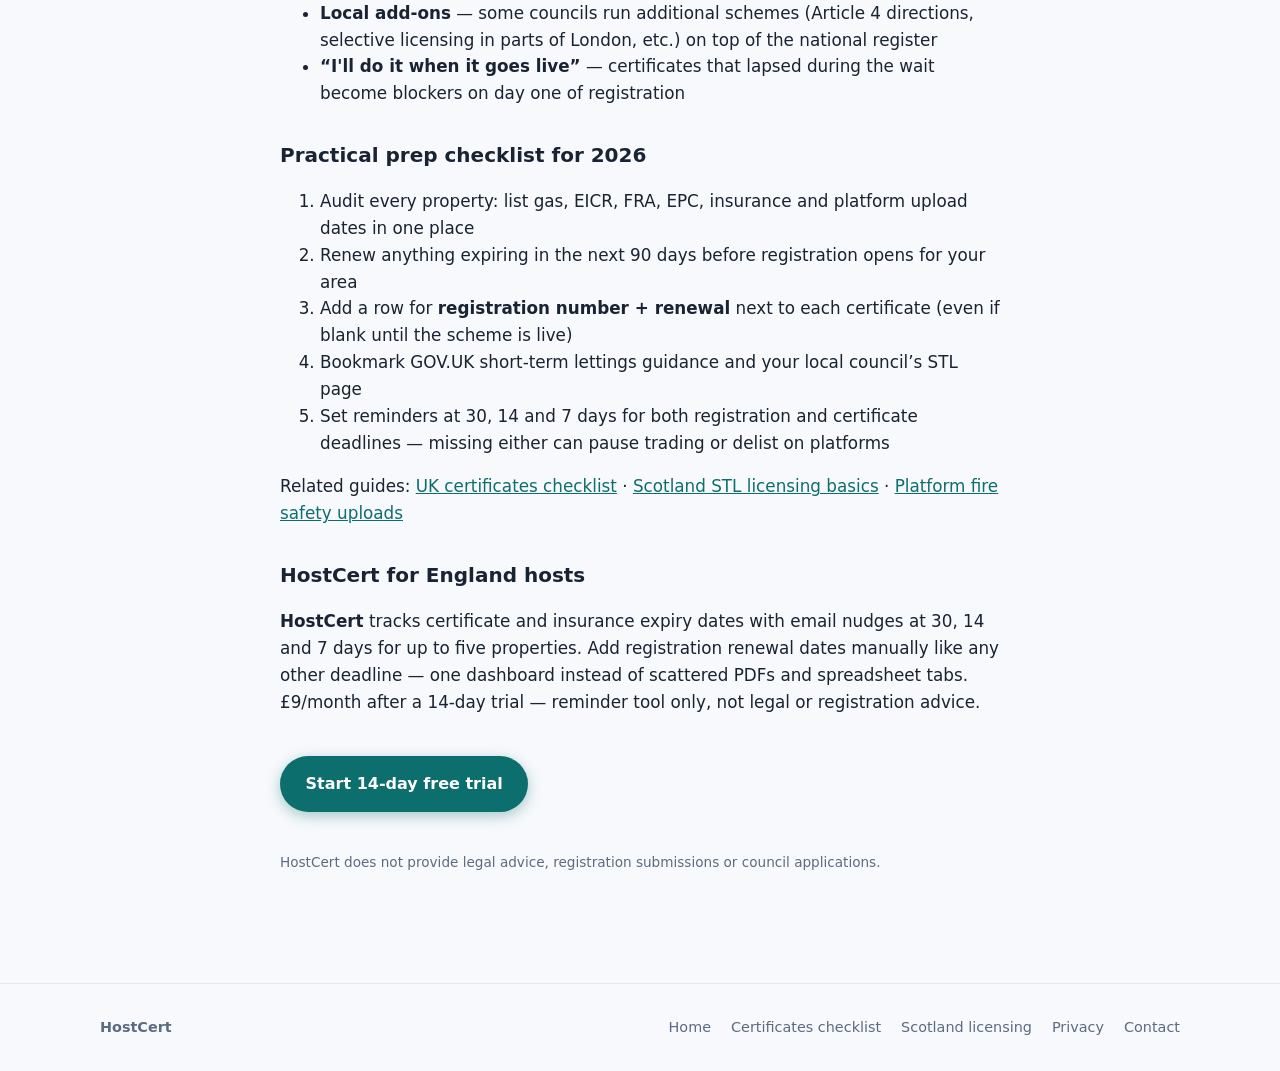
<file: guides/england-stl-registration-2026.html>
<!DOCTYPE html>
<html lang="en-GB">
<head>
  <meta charset="UTF-8">
  <meta name="viewport" content="width=device-width, initial-scale=1.0">
  <title>England short-term let registration — 2026 prep for hosts — HostCert</title>
  <meta name="description" content="How self-managing England hosts can prepare for the national short-term let registration scheme alongside gas, EICR and fire safety certificates.">
  <link rel="stylesheet" href="../css/style.css">
</head>
<body>
  <header class="site-header">
    <div class="container inner">
      <a class="logo" href="../index.html"><span class="logo-mark">HC</span> HostCert</a>
    </div>
  </header>

  <main class="legal-page">
    <div class="container" style="max-width: 720px;">
      <p class="eyebrow">Guide · Not legal advice</p>
      <h1>England short-term let registration — what to prepare in 2026</h1>
      <p class="updated">Updated: 1 July 2026</p>

      <p>England is moving toward a national short-term let registration scheme under powers in the Levelling Up and Regeneration Act. If you host in England — even one Airbnb or holiday let — registration deadlines will sit alongside the certificates you already track: gas safety, EICR, fire risk and insurance. This page is a practical prep checklist, not legal advice.</p>

      <h2>Registration vs licensing</h2>
      <p>England’s approach is different from Scotland’s licensing regime. In Scotland, most hosts need a short-term let licence from their local council. In England, the national scheme is expected to be a <strong>register</strong> — hosts register properties centrally rather than applying for a licence in every area (though some councils may add local rules on top).</p>
      <p>That distinction matters for your admin: you are likely to get a registration number and renewal date per property, separate from CP12 and EICR expiry dates. Track both.</p>
      <p>Official guidance lives on <a href="https://www.gov.uk/guidance/short-term-lettings-in-england" rel="noopener">GOV.UK — short-term lettings in England</a>. Check there before any deadline — details can change as secondary legislation is published.</p>

      <h2>What to have ready before you register</h2>
      <p>Exact fields on the register may change, but hosts typically need evidence you already hold for platforms and insurers:</p>
      <ul>
        <li><strong>Property address and ownership or permission</strong> — freeholder consent or mortgage lender notification if your lease requires it</li>
        <li><strong>Gas safety certificate (CP12)</strong> — annual where gas appliances are present</li>
        <li><strong>EICR</strong> — electrical installation condition report; typically every five years</li>
        <li><strong>Fire risk assessment</strong> — reviewed regularly; linked to alarms and escape routes</li>
        <li><strong>Smoke and carbon monoxide alarms</strong> — installed and tested per current guidance</li>
        <li><strong>Holiday-let insurance</strong> — STL-appropriate cover, renewed annually</li>
        <li><strong>Planning or change-of-use</strong> — if your council requires it for short-term use (varies by area)</li>
      </ul>
      <p>If any certificate is missing or expired, fix that before registration — you will need the same documents for Airbnb, Booking.com and local enforcement anyway.</p>

      <h2>Why registration trips hosts up</h2>
      <ul>
        <li><strong>Another renewal date</strong> — registration expiry is not the same as gas or EICR expiry; three different cycles on three different reminders</li>
        <li><strong>Multi-property hosts</strong> — each listing may need its own registration entry even when certificates share the same engineer visit</li>
        <li><strong>Platform vs government</strong> — Airbnb may ask for fire-safety uploads on one schedule while the register asks for property details on another</li>
        <li><strong>Local add-ons</strong> — some councils run additional schemes (Article 4 directions, selective licensing in parts of London, etc.) on top of the national register</li>
        <li><strong>“I'll do it when it goes live”</strong> — certificates that lapsed during the wait become blockers on day one of registration</li>
      </ul>

      <h2>Practical prep checklist for 2026</h2>
      <ol>
        <li>Audit every property: list gas, EICR, FRA, EPC, insurance and platform upload dates in one place</li>
        <li>Renew anything expiring in the next 90 days before registration opens for your area</li>
        <li>Add a row for <strong>registration number + renewal</strong> next to each certificate (even if blank until the scheme is live)</li>
        <li>Bookmark GOV.UK short-term lettings guidance and your local council’s STL page</li>
        <li>Set reminders at 30, 14 and 7 days for both registration and certificate deadlines — missing either can pause trading or delist on platforms</li>
      </ol>
      <p>Related guides: <a href="uk-stl-certificates-checklist.html">UK certificates checklist</a> · <a href="scotland-short-term-let-licensing-basics.html">Scotland STL licensing basics</a> · <a href="airbnb-platform-fire-safety-uploads-uk.html">Platform fire safety uploads</a></p>

      <h2>HostCert for England hosts</h2>
      <p><strong>HostCert</strong> tracks certificate and insurance expiry dates with email nudges at 30, 14 and 7 days for up to five properties. Add registration renewal dates manually like any other deadline — one dashboard instead of scattered PDFs and spreadsheet tabs. £9/month after a 14-day trial — reminder tool only, not legal or registration advice.</p>

      <div style="margin: 2.5rem 0;">
        <a class="btn btn-primary btn-lg" data-stripe-link href="../checkout.html">Start 14-day free trial</a>
      </div>

      <p class="form-hint">HostCert does not provide legal advice, registration submissions or council applications.</p>
    </div>
  </main>

  <footer class="site-footer">
    <div class="container footer-grid">
      <div><strong>HostCert</strong></div>
      <div class="footer-links">
        <a href="../index.html">Home</a>
        <a href="uk-stl-certificates-checklist.html">Certificates checklist</a>
        <a href="scotland-short-term-let-licensing-basics.html">Scotland licensing</a>
        <a href="../privacy.html">Privacy</a>
        <a href="../contact.html">Contact</a>
      </div>
    </div>
  </footer>

  <script src="../js/config.js"></script>
  <script src="../js/main.js"></script>
</body>
</html>
</file>
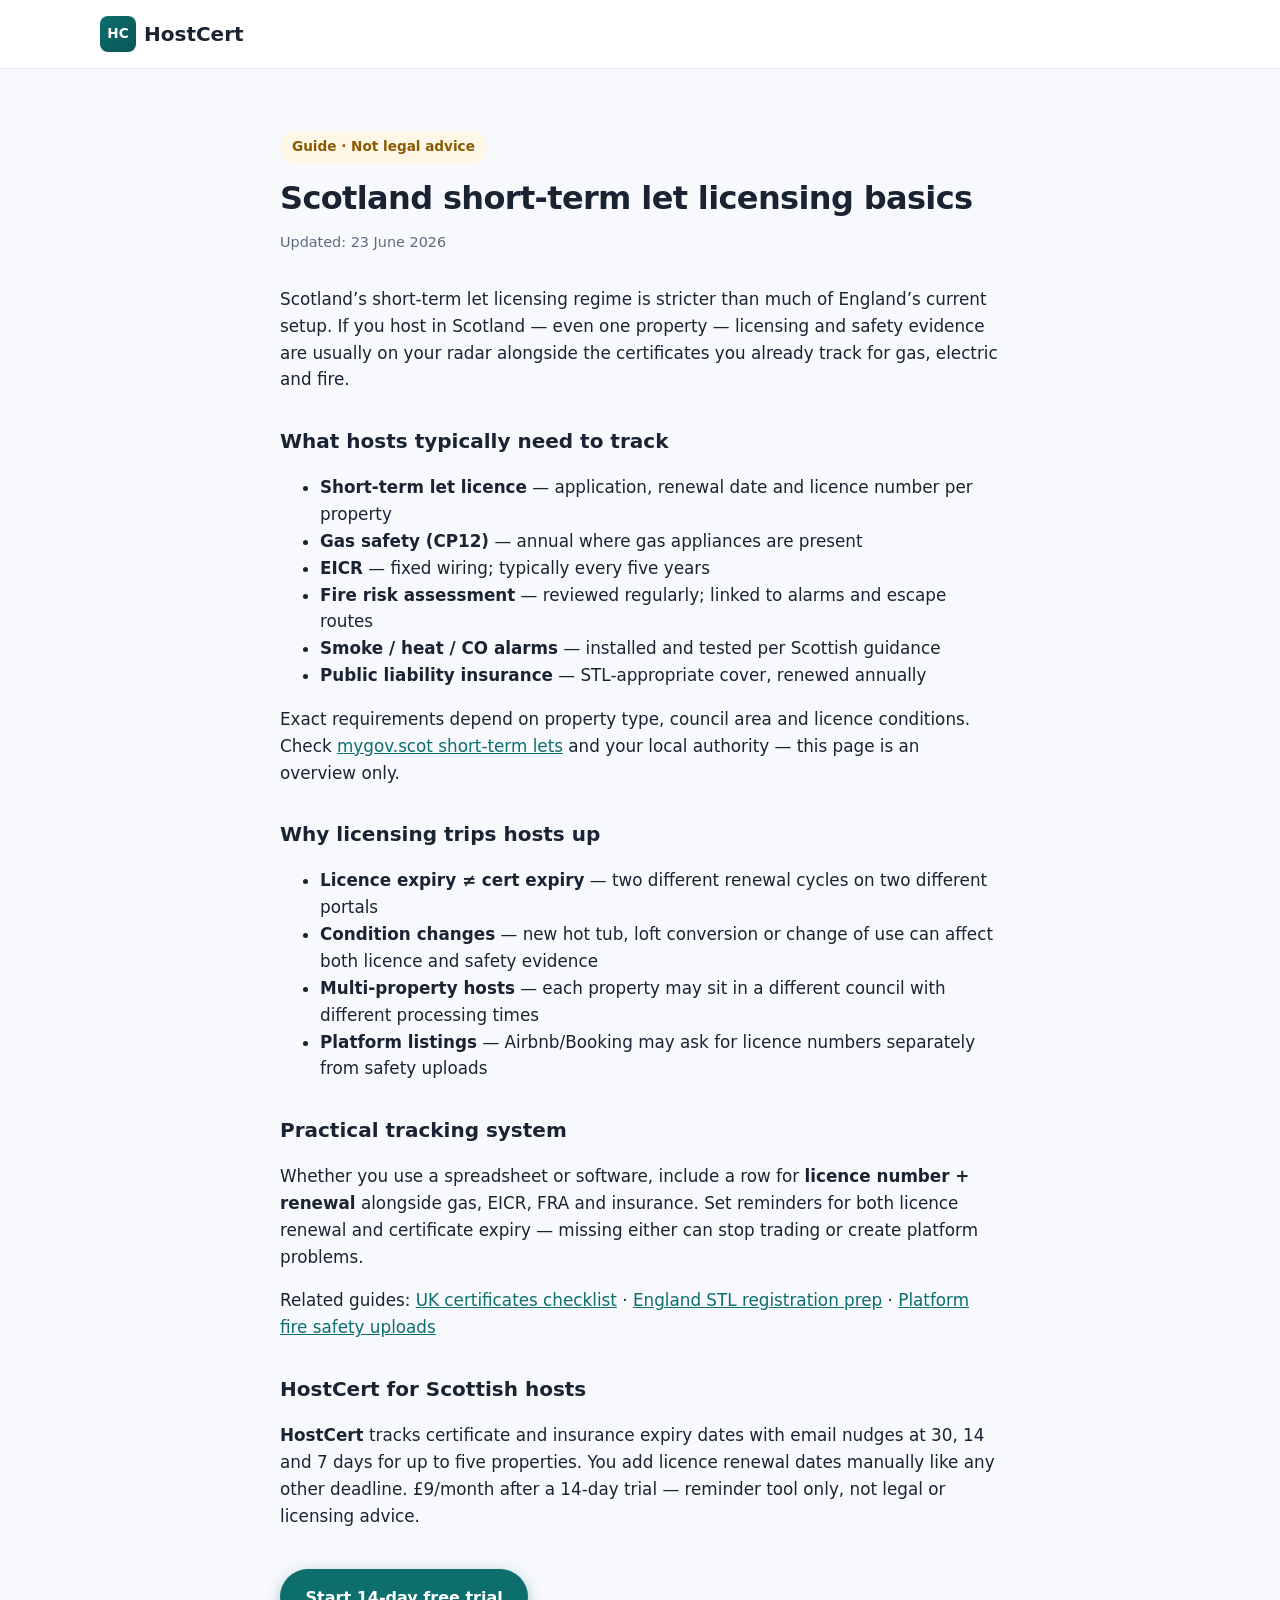
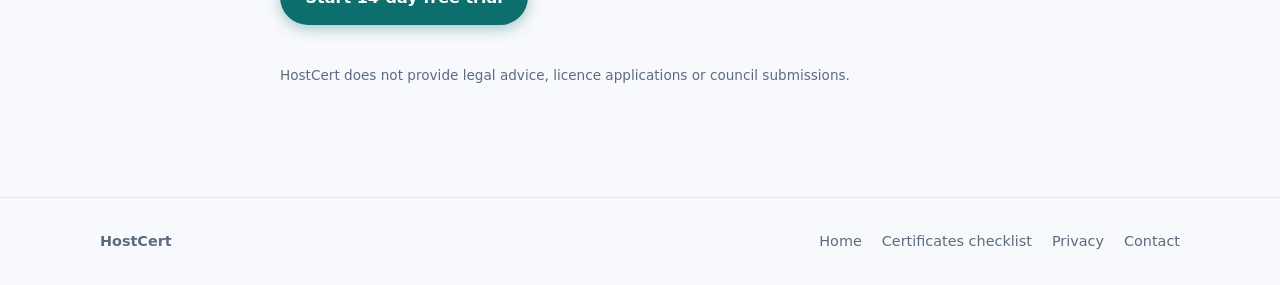
<file: guides/scotland-short-term-let-licensing-basics.html>
<!DOCTYPE html>
<html lang="en-GB">
<head>
  <meta charset="UTF-8">
  <meta name="viewport" content="width=device-width, initial-scale=1.0">
  <title>Scotland short-term let licensing basics — HostCert</title>
  <meta name="description" content="Overview of Scotland short-term let licensing for self-managing hosts — what to track alongside gas, EICR and fire safety certificates.">
  <link rel="stylesheet" href="../css/style.css">
</head>
<body>
  <header class="site-header">
    <div class="container inner">
      <a class="logo" href="../index.html"><span class="logo-mark">HC</span> HostCert</a>
    </div>
  </header>

  <main class="legal-page">
    <div class="container" style="max-width: 720px;">
      <p class="eyebrow">Guide · Not legal advice</p>
      <h1>Scotland short-term let licensing basics</h1>
      <p class="updated">Updated: 23 June 2026</p>

      <p>Scotland’s short-term let licensing regime is stricter than much of England’s current setup. If you host in Scotland — even one property — licensing and safety evidence are usually on your radar alongside the certificates you already track for gas, electric and fire.</p>

      <h2>What hosts typically need to track</h2>
      <ul>
        <li><strong>Short-term let licence</strong> — application, renewal date and licence number per property</li>
        <li><strong>Gas safety (CP12)</strong> — annual where gas appliances are present</li>
        <li><strong>EICR</strong> — fixed wiring; typically every five years</li>
        <li><strong>Fire risk assessment</strong> — reviewed regularly; linked to alarms and escape routes</li>
        <li><strong>Smoke / heat / CO alarms</strong> — installed and tested per Scottish guidance</li>
        <li><strong>Public liability insurance</strong> — STL-appropriate cover, renewed annually</li>
      </ul>
      <p>Exact requirements depend on property type, council area and licence conditions. Check <a href="https://www.mygov.scot/short-term-lets" rel="noopener">mygov.scot short-term lets</a> and your local authority — this page is an overview only.</p>

      <h2>Why licensing trips hosts up</h2>
      <ul>
        <li><strong>Licence expiry ≠ cert expiry</strong> — two different renewal cycles on two different portals</li>
        <li><strong>Condition changes</strong> — new hot tub, loft conversion or change of use can affect both licence and safety evidence</li>
        <li><strong>Multi-property hosts</strong> — each property may sit in a different council with different processing times</li>
        <li><strong>Platform listings</strong> — Airbnb/Booking may ask for licence numbers separately from safety uploads</li>
      </ul>

      <h2>Practical tracking system</h2>
      <p>Whether you use a spreadsheet or software, include a row for <strong>licence number + renewal</strong> alongside gas, EICR, FRA and insurance. Set reminders for both licence renewal and certificate expiry — missing either can stop trading or create platform problems.</p>
      <p>Related guides: <a href="uk-stl-certificates-checklist.html">UK certificates checklist</a> · <a href="england-stl-registration-2026.html">England STL registration prep</a> · <a href="airbnb-platform-fire-safety-uploads-uk.html">Platform fire safety uploads</a></p>

      <h2>HostCert for Scottish hosts</h2>
      <p><strong>HostCert</strong> tracks certificate and insurance expiry dates with email nudges at 30, 14 and 7 days for up to five properties. You add licence renewal dates manually like any other deadline. £9/month after a 14-day trial — reminder tool only, not legal or licensing advice.</p>

      <div style="margin: 2.5rem 0;">
        <a class="btn btn-primary btn-lg" data-stripe-link href="../checkout.html">Start 14-day free trial</a>
      </div>

      <p class="form-hint">HostCert does not provide legal advice, licence applications or council submissions.</p>
    </div>
  </main>

  <footer class="site-footer">
    <div class="container footer-grid">
      <div><strong>HostCert</strong></div>
      <div class="footer-links">
        <a href="../index.html">Home</a>
        <a href="uk-stl-certificates-checklist.html">Certificates checklist</a>
        <a href="../privacy.html">Privacy</a>
        <a href="../contact.html">Contact</a>
      </div>
    </div>
  </footer>

  <script src="../js/config.js"></script>
  <script src="../js/main.js"></script>
</body>
</html>
</file>
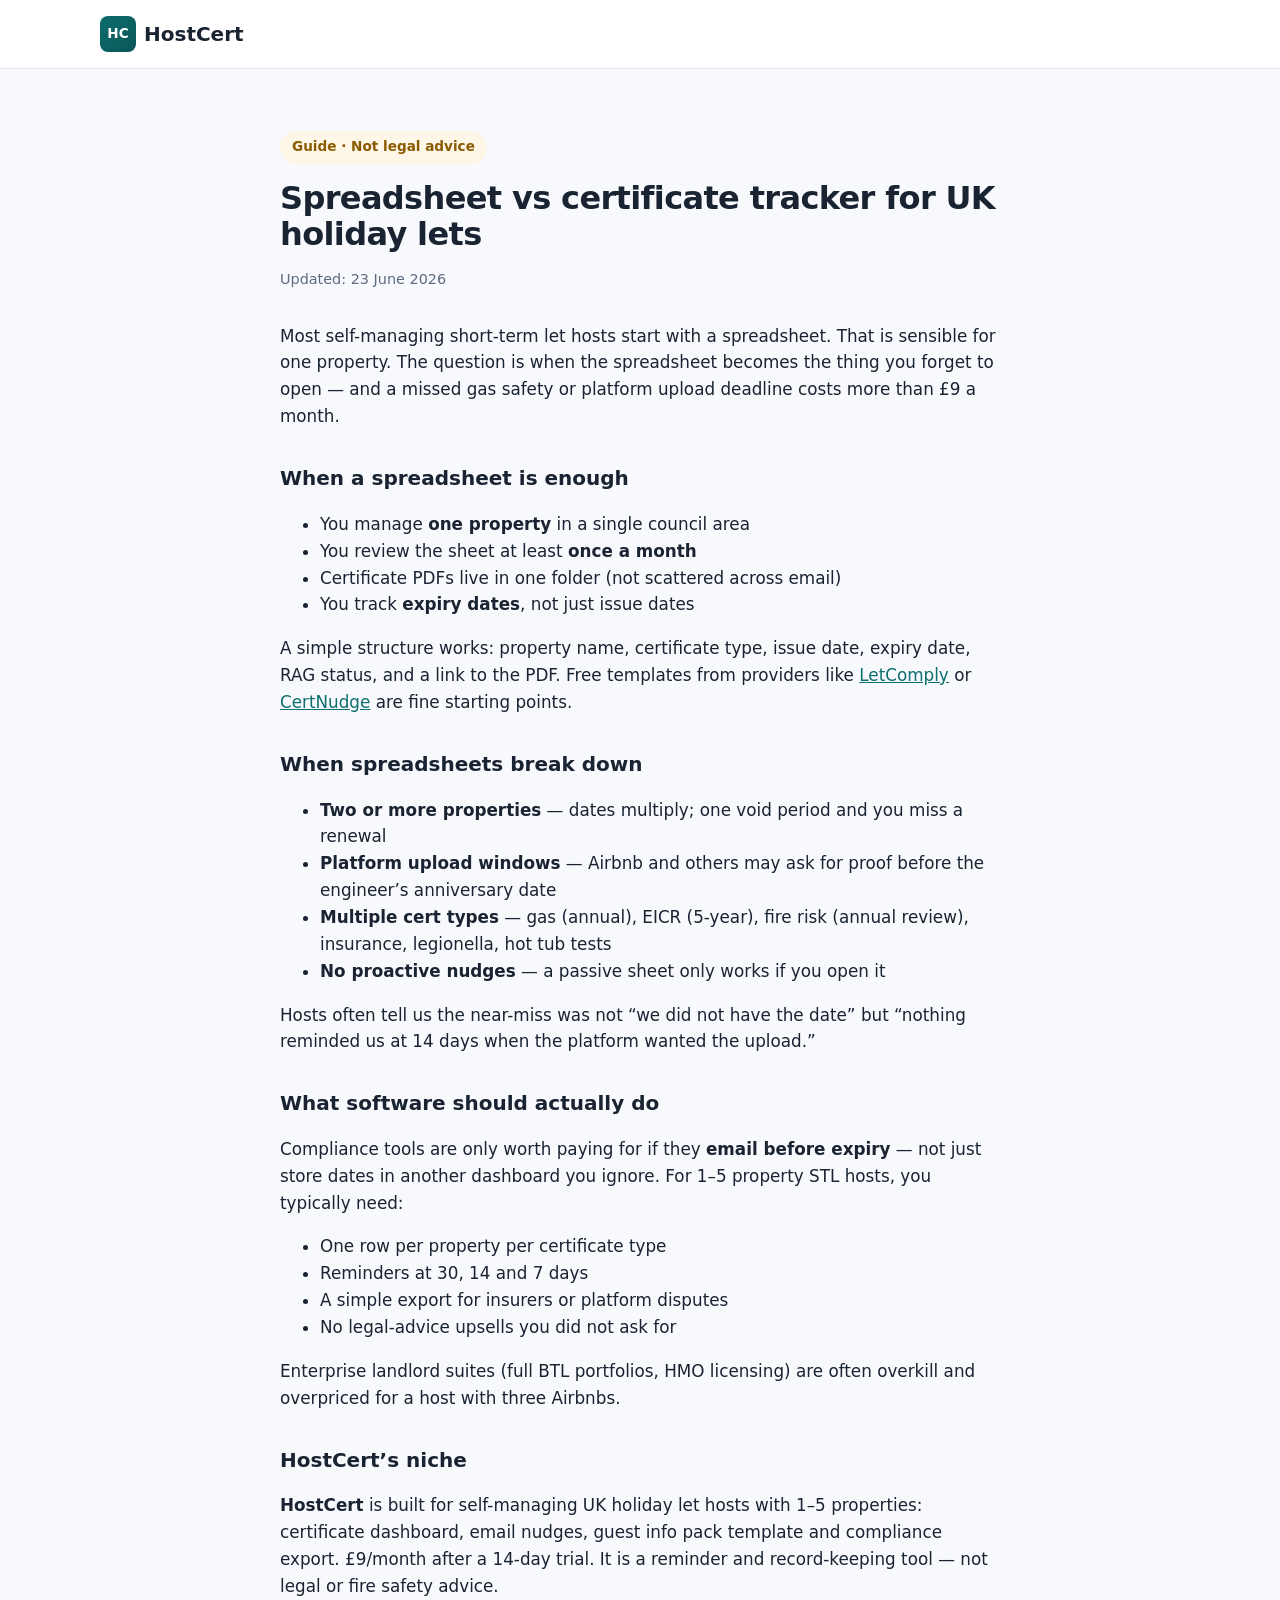
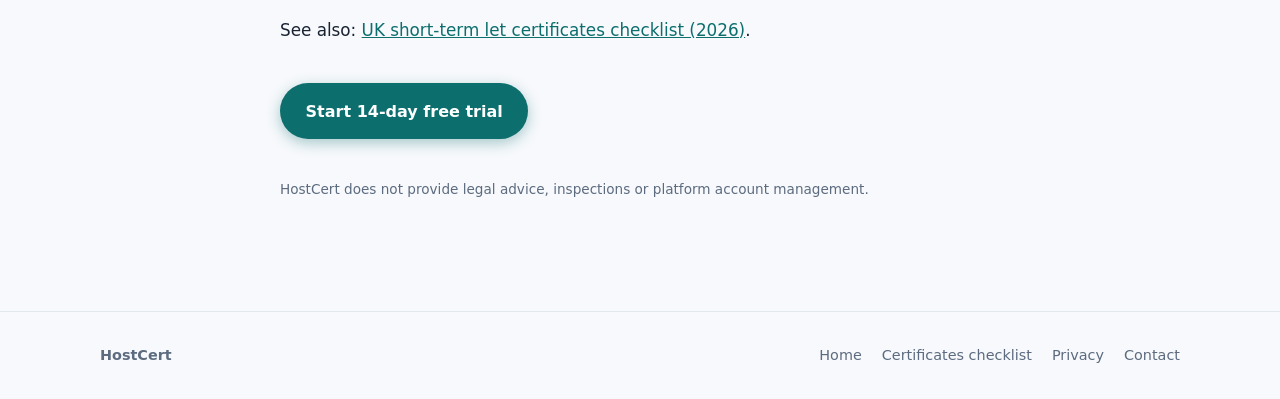
<file: guides/spreadsheet-vs-tracker-holiday-let-certs.html>
<!DOCTYPE html>
<html lang="en-GB">
<head>
  <meta charset="UTF-8">
  <meta name="viewport" content="width=device-width, initial-scale=1.0">
  <title>Spreadsheet vs certificate tracker for UK holiday lets — HostCert</title>
  <meta name="description" content="When a spreadsheet is enough for holiday let compliance — and when self-managing UK hosts need expiry reminders for gas, EICR and fire certs.">
  <link rel="stylesheet" href="../css/style.css">
</head>
<body>
  <header class="site-header">
    <div class="container inner">
      <a class="logo" href="../index.html"><span class="logo-mark">HC</span> HostCert</a>
    </div>
  </header>

  <main class="legal-page">
    <div class="container" style="max-width: 720px;">
      <p class="eyebrow">Guide · Not legal advice</p>
      <h1>Spreadsheet vs certificate tracker for UK holiday lets</h1>
      <p class="updated">Updated: 23 June 2026</p>

      <p>Most self-managing short-term let hosts start with a spreadsheet. That is sensible for one property. The question is when the spreadsheet becomes the thing you forget to open — and a missed gas safety or platform upload deadline costs more than £9 a month.</p>

      <h2>When a spreadsheet is enough</h2>
      <ul>
        <li>You manage <strong>one property</strong> in a single council area</li>
        <li>You review the sheet at least <strong>once a month</strong></li>
        <li>Certificate PDFs live in one folder (not scattered across email)</li>
        <li>You track <strong>expiry dates</strong>, not just issue dates</li>
      </ul>
      <p>A simple structure works: property name, certificate type, issue date, expiry date, RAG status, and a link to the PDF. Free templates from providers like <a href="https://letcomply.co.uk/downloads/" rel="noopener">LetComply</a> or <a href="https://certnudge.co.uk/resources/landlord-compliance-spreadsheet" rel="noopener">CertNudge</a> are fine starting points.</p>

      <h2>When spreadsheets break down</h2>
      <ul>
        <li><strong>Two or more properties</strong> — dates multiply; one void period and you miss a renewal</li>
        <li><strong>Platform upload windows</strong> — Airbnb and others may ask for proof before the engineer’s anniversary date</li>
        <li><strong>Multiple cert types</strong> — gas (annual), EICR (5-year), fire risk (annual review), insurance, legionella, hot tub tests</li>
        <li><strong>No proactive nudges</strong> — a passive sheet only works if you open it</li>
      </ul>
      <p>Hosts often tell us the near-miss was not “we did not have the date” but “nothing reminded us at 14 days when the platform wanted the upload.”</p>

      <h2>What software should actually do</h2>
      <p>Compliance tools are only worth paying for if they <strong>email before expiry</strong> — not just store dates in another dashboard you ignore. For 1–5 property STL hosts, you typically need:</p>
      <ul>
        <li>One row per property per certificate type</li>
        <li>Reminders at 30, 14 and 7 days</li>
        <li>A simple export for insurers or platform disputes</li>
        <li>No legal-advice upsells you did not ask for</li>
      </ul>
      <p>Enterprise landlord suites (full BTL portfolios, HMO licensing) are often overkill and overpriced for a host with three Airbnbs.</p>

      <h2>HostCert’s niche</h2>
      <p><strong>HostCert</strong> is built for self-managing UK holiday let hosts with 1–5 properties: certificate dashboard, email nudges, guest info pack template and compliance export. £9/month after a 14-day trial. It is a reminder and record-keeping tool — not legal or fire safety advice.</p>
      <p>See also: <a href="uk-stl-certificates-checklist.html">UK short-term let certificates checklist (2026)</a>.</p>

      <div style="margin: 2.5rem 0;">
        <a class="btn btn-primary btn-lg" data-stripe-link href="../checkout.html">Start 14-day free trial</a>
      </div>

      <p class="form-hint">HostCert does not provide legal advice, inspections or platform account management.</p>
    </div>
  </main>

  <footer class="site-footer">
    <div class="container footer-grid">
      <div><strong>HostCert</strong></div>
      <div class="footer-links">
        <a href="../index.html">Home</a>
        <a href="uk-stl-certificates-checklist.html">Certificates checklist</a>
        <a href="../privacy.html">Privacy</a>
        <a href="../contact.html">Contact</a>
      </div>
    </div>
  </footer>

  <script src="../js/config.js"></script>
  <script src="../js/main.js"></script>
</body>
</html>
</file>
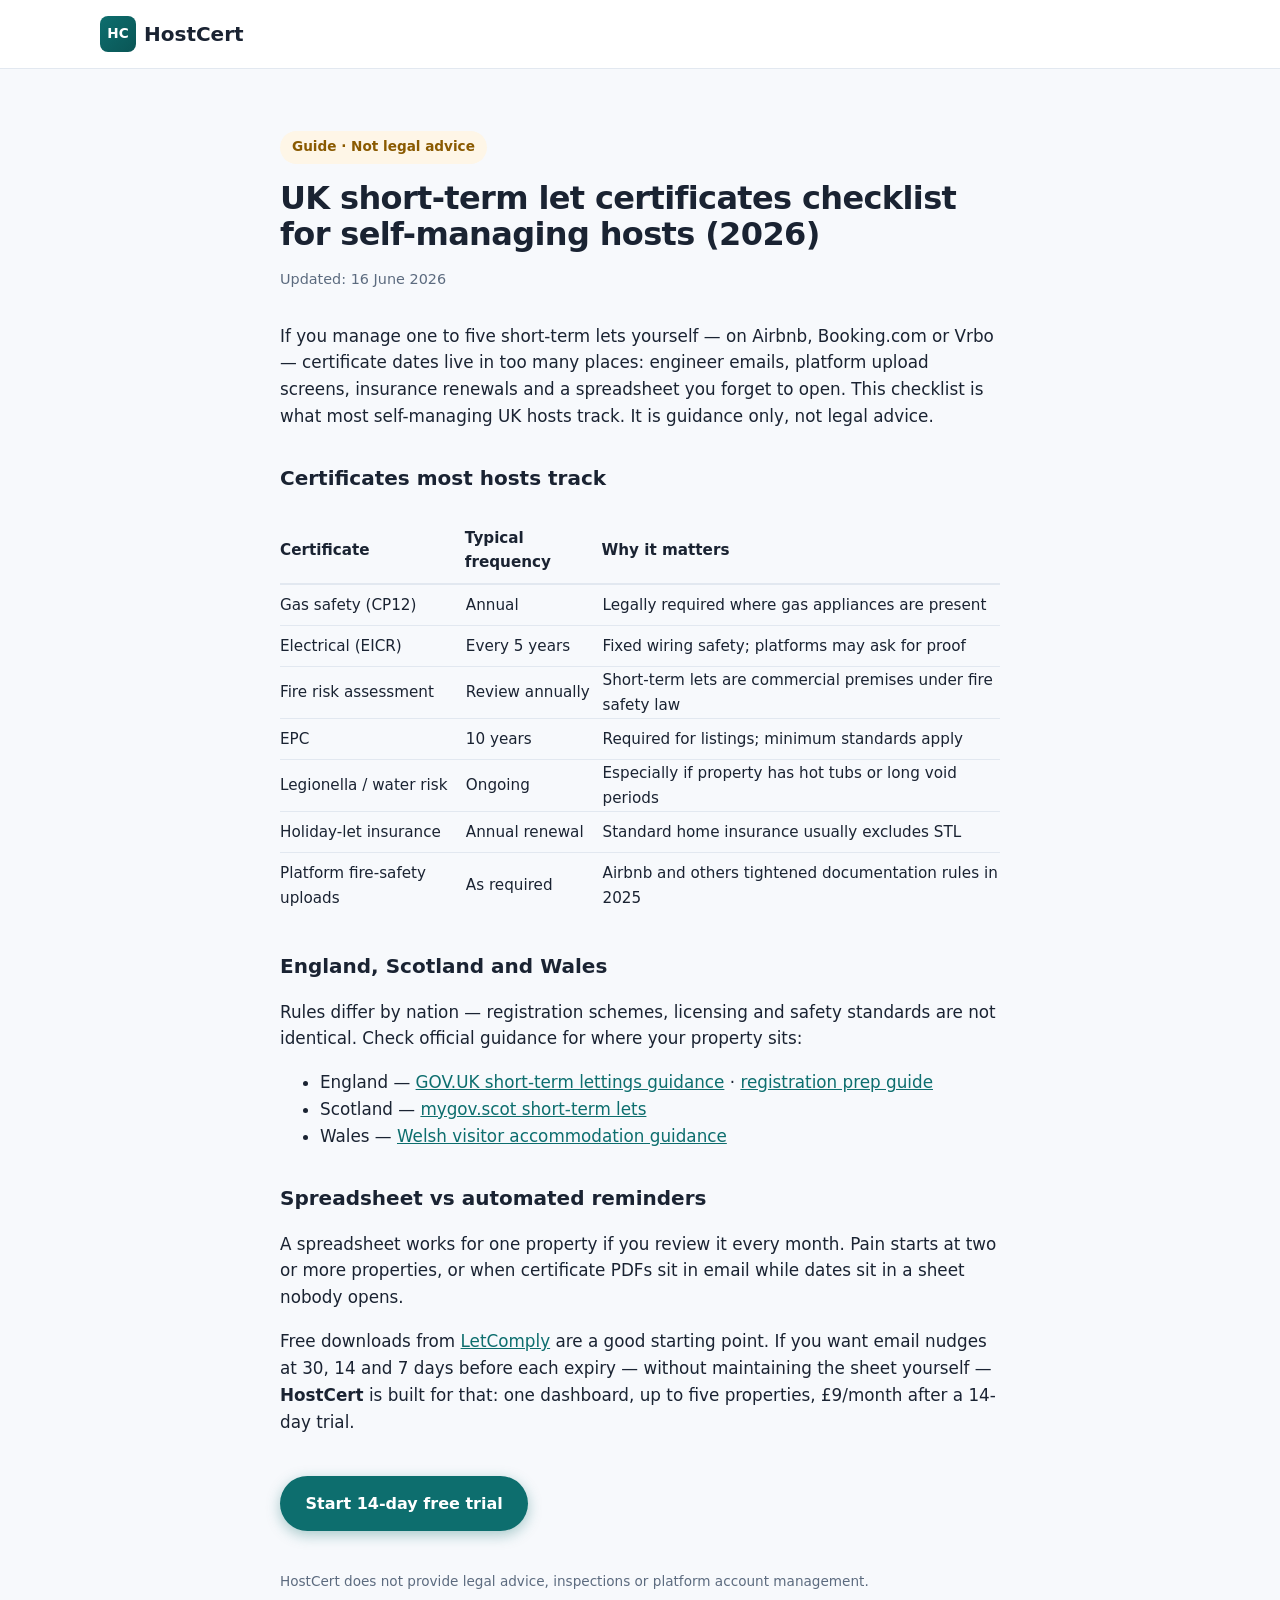
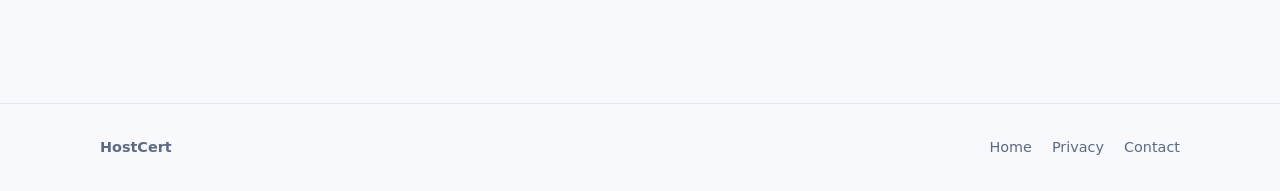
<file: guides/uk-stl-certificates-checklist.html>
<!DOCTYPE html>
<html lang="en-GB">
<head>
  <meta charset="UTF-8">
  <meta name="viewport" content="width=device-width, initial-scale=1.0">
  <title>UK short-term let certificates checklist (2026) — HostCert</title>
  <meta name="description" content="Checklist of gas safety, EICR, fire risk assessment and platform certificate deadlines for self-managing UK holiday let hosts.">
  <link rel="stylesheet" href="../css/style.css">
</head>
<body>
  <header class="site-header">
    <div class="container inner">
      <a class="logo" href="../index.html"><span class="logo-mark">HC</span> HostCert</a>
    </div>
  </header>

  <main class="legal-page">
    <div class="container" style="max-width: 720px;">
      <p class="eyebrow">Guide · Not legal advice</p>
      <h1>UK short-term let certificates checklist for self-managing hosts (2026)</h1>
      <p class="updated">Updated: 16 June 2026</p>

      <p>If you manage one to five short-term lets yourself — on Airbnb, Booking.com or Vrbo — certificate dates live in too many places: engineer emails, platform upload screens, insurance renewals and a spreadsheet you forget to open. This checklist is what most self-managing UK hosts track. It is guidance only, not legal advice.</p>

      <h2>Certificates most hosts track</h2>
      <table style="width:100%; border-collapse: collapse; margin: 1.5rem 0; font-size: 0.95rem;">
        <thead>
          <tr style="border-bottom: 2px solid var(--border); text-align: left;">
            <th style="padding: 0.5rem 0;">Certificate</th>
            <th style="padding: 0.5rem 0;">Typical frequency</th>
            <th style="padding: 0.5rem 0;">Why it matters</th>
          </tr>
        </thead>
        <tbody>
          <tr style="border-bottom: 1px solid var(--border);"><td style="padding: 0.5rem 0;">Gas safety (CP12)</td><td>Annual</td><td>Legally required where gas appliances are present</td></tr>
          <tr style="border-bottom: 1px solid var(--border);"><td style="padding: 0.5rem 0;">Electrical (EICR)</td><td>Every 5 years</td><td>Fixed wiring safety; platforms may ask for proof</td></tr>
          <tr style="border-bottom: 1px solid var(--border);"><td style="padding: 0.5rem 0;">Fire risk assessment</td><td>Review annually</td><td>Short-term lets are commercial premises under fire safety law</td></tr>
          <tr style="border-bottom: 1px solid var(--border);"><td style="padding: 0.5rem 0;">EPC</td><td>10 years</td><td>Required for listings; minimum standards apply</td></tr>
          <tr style="border-bottom: 1px solid var(--border);"><td style="padding: 0.5rem 0;">Legionella / water risk</td><td>Ongoing</td><td>Especially if property has hot tubs or long void periods</td></tr>
          <tr style="border-bottom: 1px solid var(--border);"><td style="padding: 0.5rem 0;">Holiday-let insurance</td><td>Annual renewal</td><td>Standard home insurance usually excludes STL</td></tr>
          <tr><td style="padding: 0.5rem 0;">Platform fire-safety uploads</td><td>As required</td><td>Airbnb and others tightened documentation rules in 2025</td></tr>
        </tbody>
      </table>

      <h2>England, Scotland and Wales</h2>
      <p>Rules differ by nation — registration schemes, licensing and safety standards are not identical. Check official guidance for where your property sits:</p>
      <ul>
        <li>England — <a href="https://www.gov.uk/guidance/short-term-lettings-in-england" rel="noopener">GOV.UK short-term lettings guidance</a> · <a href="england-stl-registration-2026.html">registration prep guide</a></li>
        <li>Scotland — <a href="https://www.mygov.scot/short-term-lets" rel="noopener">mygov.scot short-term lets</a></li>
        <li>Wales — <a href="https://www.gov.wales/visitor-accommodation" rel="noopener">Welsh visitor accommodation guidance</a></li>
      </ul>

      <h2>Spreadsheet vs automated reminders</h2>
      <p>A spreadsheet works for one property if you review it every month. Pain starts at two or more properties, or when certificate PDFs sit in email while dates sit in a sheet nobody opens.</p>
      <p>Free downloads from <a href="https://letcomply.co.uk/downloads/" rel="noopener">LetComply</a> are a good starting point. If you want email nudges at 30, 14 and 7 days before each expiry — without maintaining the sheet yourself — <strong>HostCert</strong> is built for that: one dashboard, up to five properties, £9/month after a 14-day trial.</p>

      <div style="margin: 2.5rem 0;">
        <a class="btn btn-primary btn-lg" data-stripe-link href="../checkout.html">Start 14-day free trial</a>
      </div>

      <p class="form-hint">HostCert does not provide legal advice, inspections or platform account management.</p>
    </div>
  </main>

  <footer class="site-footer">
    <div class="container footer-grid">
      <div><strong>HostCert</strong></div>
      <div class="footer-links">
        <a href="../index.html">Home</a>
        <a href="../privacy.html">Privacy</a>
        <a href="../contact.html">Contact</a>
      </div>
    </div>
  </footer>

  <script src="../js/config.js"></script>
  <script src="../js/main.js"></script>
</body>
</html>
</file>
<file: css/style.css>
/* HostCert — UK holiday let certificate tracker */

:root {
  --bg: #f7f9fc;
  --surface: #ffffff;
  --text: #1a2332;
  --muted: #5c6b7f;
  --border: #e2e8f0;
  --brand: #0d6e6e;
  --brand-dark: #0a5555;
  --accent: #e8a838;
  --accent-soft: #fef6e7;
  --danger: #b42318;
  --radius: 12px;
  --shadow: 0 4px 24px rgba(26, 35, 50, 0.08);
  --font: "Segoe UI", system-ui, -apple-system, BlinkMacSystemFont, sans-serif;
}

*,
*::before,
*::after {
  box-sizing: border-box;
}

html {
  scroll-behavior: smooth;
}

body {
  margin: 0;
  font-family: var(--font);
  font-size: 1.05rem;
  line-height: 1.6;
  color: var(--text);
  background: var(--bg);
}

img {
  max-width: 100%;
  height: auto;
}

a {
  color: var(--brand);
}

.container {
  width: min(1080px, 92vw);
  margin: 0 auto;
}

.site-header {
  background: var(--surface);
  border-bottom: 1px solid var(--border);
  position: sticky;
  top: 0;
  z-index: 10;
}

.site-header .inner {
  display: flex;
  align-items: center;
  justify-content: space-between;
  padding: 1rem 0;
  gap: 1rem;
}

.logo {
  font-weight: 700;
  font-size: 1.25rem;
  color: var(--text);
  text-decoration: none;
  display: flex;
  align-items: center;
  gap: 0.5rem;
}

.logo-mark {
  width: 36px;
  height: 36px;
  border-radius: 8px;
  background: linear-gradient(135deg, var(--brand), var(--brand-dark));
  color: white;
  display: grid;
  place-items: center;
  font-size: 0.85rem;
  font-weight: 800;
}

.nav {
  display: flex;
  align-items: center;
  gap: 1.25rem;
  flex-wrap: wrap;
}

.nav a {
  color: var(--muted);
  text-decoration: none;
  font-size: 0.95rem;
}

.nav a:hover {
  color: var(--brand);
}

.nav a.btn-primary {
  color: white;
}

.nav a.btn-primary:hover {
  color: white;
}

.btn {
  display: inline-flex;
  align-items: center;
  justify-content: center;
  gap: 0.4rem;
  padding: 0.75rem 1.25rem;
  border-radius: 999px;
  font-weight: 600;
  font-size: 0.95rem;
  text-decoration: none;
  border: none;
  cursor: pointer;
  transition: transform 0.15s ease, box-shadow 0.15s ease;
}

.btn:hover {
  transform: translateY(-1px);
}

.btn-primary {
  background: var(--brand);
  color: white;
  box-shadow: 0 4px 14px rgba(13, 110, 110, 0.35);
}

.btn-primary:hover {
  background: var(--brand-dark);
  color: white;
}

.btn-secondary {
  background: var(--surface);
  color: var(--brand);
  border: 1px solid var(--border);
}

.btn-lg {
  padding: 0.95rem 1.6rem;
  font-size: 1rem;
}

.hero {
  padding: 4rem 0 3rem;
}

.hero-grid {
  display: grid;
  grid-template-columns: 1.1fr 0.9fr;
  gap: 2.5rem;
  align-items: center;
}

.eyebrow {
  display: inline-block;
  background: var(--accent-soft);
  color: #8a5a00;
  font-size: 0.85rem;
  font-weight: 600;
  padding: 0.35rem 0.75rem;
  border-radius: 999px;
  margin-bottom: 1rem;
}

h1 {
  font-size: clamp(2rem, 4vw, 2.85rem);
  line-height: 1.15;
  margin: 0 0 1rem;
  letter-spacing: -0.02em;
}

.lead {
  font-size: 1.15rem;
  color: var(--muted);
  margin: 0 0 1.5rem;
  max-width: 52ch;
}

.hero-actions {
  display: flex;
  flex-wrap: wrap;
  gap: 0.75rem;
  margin-bottom: 1rem;
}

.hero-note {
  font-size: 0.9rem;
  color: var(--muted);
}

.hero-card {
  background: var(--surface);
  border: 1px solid var(--border);
  border-radius: var(--radius);
  padding: 1.5rem;
  box-shadow: var(--shadow);
}

.hero-card h2 {
  margin: 0 0 1rem;
  font-size: 1.1rem;
}

.cert-list {
  list-style: none;
  padding: 0;
  margin: 0;
  display: grid;
  gap: 0.65rem;
}

.cert-item {
  display: flex;
  align-items: center;
  justify-content: space-between;
  padding: 0.65rem 0.85rem;
  background: var(--bg);
  border-radius: 8px;
  font-size: 0.92rem;
}

.status {
  font-size: 0.75rem;
  font-weight: 700;
  padding: 0.2rem 0.5rem;
  border-radius: 999px;
  text-transform: uppercase;
  letter-spacing: 0.03em;
}

.status-ok {
  background: #dcfCE7;
  color: #166534;
}

.status-warn {
  background: #fef3c7;
  color: #92400e;
}

.status-danger {
  background: #fee2e2;
  color: #991b1b;
}

section {
  padding: 3.5rem 0;
}

.section-title {
  text-align: center;
  max-width: 640px;
  margin: 0 auto 2.5rem;
}

.section-title h2 {
  margin: 0 0 0.75rem;
  font-size: clamp(1.6rem, 3vw, 2rem);
}

.section-title p {
  margin: 0;
  color: var(--muted);
}

.cards {
  display: grid;
  grid-template-columns: repeat(auto-fit, minmax(240px, 1fr));
  gap: 1.25rem;
}

.card {
  background: var(--surface);
  border: 1px solid var(--border);
  border-radius: var(--radius);
  padding: 1.5rem;
}

.card h3 {
  margin: 0 0 0.5rem;
  font-size: 1.05rem;
}

.card p {
  margin: 0;
  color: var(--muted);
  font-size: 0.95rem;
}

.steps {
  display: grid;
  grid-template-columns: repeat(auto-fit, minmax(220px, 1fr));
  gap: 1.5rem;
  counter-reset: step;
}

.step {
  position: relative;
  padding-top: 2.5rem;
}

.step::before {
  counter-increment: step;
  content: counter(step);
  position: absolute;
  top: 0;
  left: 0;
  width: 2rem;
  height: 2rem;
  border-radius: 50%;
  background: var(--brand);
  color: white;
  display: grid;
  place-items: center;
  font-weight: 700;
  font-size: 0.9rem;
}

.step h3 {
  margin: 0 0 0.4rem;
  font-size: 1rem;
}

.step p {
  margin: 0;
  color: var(--muted);
  font-size: 0.95rem;
}

.pricing-box {
  max-width: 420px;
  margin: 0 auto;
  background: var(--surface);
  border: 2px solid var(--brand);
  border-radius: var(--radius);
  padding: 2rem;
  text-align: center;
  box-shadow: var(--shadow);
}

.price {
  font-size: 3rem;
  font-weight: 800;
  line-height: 1;
  margin: 0.5rem 0;
}

.price span {
  font-size: 1rem;
  font-weight: 500;
  color: var(--muted);
}

.pricing-features {
  list-style: none;
  padding: 0;
  margin: 1.5rem 0;
  text-align: left;
}

.pricing-features li {
  padding: 0.4rem 0;
  padding-left: 1.5rem;
  position: relative;
  font-size: 0.95rem;
}

.pricing-features li::before {
  content: "✓";
  position: absolute;
  left: 0;
  color: var(--brand);
  font-weight: 700;
}

.faq details {
  background: var(--surface);
  border: 1px solid var(--border);
  border-radius: var(--radius);
  padding: 1rem 1.25rem;
  margin-bottom: 0.75rem;
}

.faq summary {
  cursor: pointer;
  font-weight: 600;
}

.faq p {
  margin: 0.75rem 0 0;
  color: var(--muted);
  font-size: 0.95rem;
}

.disclaimer {
  background: #fff8eb;
  border: 1px solid #f5d78e;
  border-radius: var(--radius);
  padding: 1rem 1.25rem;
  font-size: 0.9rem;
  color: #6b4f1d;
  margin-top: 2rem;
}

.cta-band {
  background: linear-gradient(135deg, var(--brand-dark), var(--brand));
  color: white;
  text-align: center;
  padding: 3rem 1.5rem;
  border-radius: var(--radius);
  margin: 2rem 0;
}

.cta-band h2 {
  margin: 0 0 0.75rem;
}

.cta-band p {
  margin: 0 0 1.25rem;
  opacity: 0.92;
}

.cta-band .btn-primary {
  background: white;
  color: var(--brand-dark);
  box-shadow: none;
}

.site-footer {
  border-top: 1px solid var(--border);
  padding: 2rem 0;
  margin-top: 2rem;
  color: var(--muted);
  font-size: 0.9rem;
}

.footer-grid {
  display: flex;
  flex-wrap: wrap;
  justify-content: space-between;
  gap: 1rem;
}

.footer-links {
  display: flex;
  gap: 1.25rem;
  flex-wrap: wrap;
}

.footer-links a {
  color: var(--muted);
  text-decoration: none;
}

.footer-links a:hover {
  color: var(--brand);
}

.legal-page {
  padding: 3rem 0 4rem;
}

.legal-page h1 {
  font-size: 2rem;
  margin-bottom: 0.5rem;
}

.legal-page .updated {
  color: var(--muted);
  font-size: 0.9rem;
  margin-bottom: 2rem;
}

.legal-page h2 {
  margin-top: 2rem;
  font-size: 1.25rem;
}

.form-page {
  padding: 3rem 0 4rem;
}

.form-card {
  max-width: 640px;
  margin: 0 auto;
  background: var(--surface);
  border: 1px solid var(--border);
  border-radius: var(--radius);
  padding: 2rem;
  box-shadow: var(--shadow);
}

.form-group {
  margin-bottom: 1.25rem;
}

.form-group label {
  display: block;
  font-weight: 600;
  margin-bottom: 0.35rem;
  font-size: 0.95rem;
}

.form-group input,
.form-group select,
.form-group textarea {
  width: 100%;
  padding: 0.65rem 0.85rem;
  border: 1px solid var(--border);
  border-radius: 8px;
  font: inherit;
  background: white;
}

.form-group textarea {
  min-height: 100px;
  resize: vertical;
}

.form-hint {
  font-size: 0.85rem;
  color: var(--muted);
  margin-top: 0.35rem;
}

.checkbox-row {
  display: flex;
  gap: 0.6rem;
  align-items: flex-start;
  font-size: 0.92rem;
}

.checkbox-row input {
  width: auto;
  margin-top: 0.25rem;
}

.thank-you {
  text-align: center;
  padding: 4rem 0;
}

.thank-you-icon {
  width: 64px;
  height: 64px;
  border-radius: 50%;
  background: #dcfCE7;
  color: #166534;
  display: grid;
  place-items: center;
  font-size: 2rem;
  margin: 0 auto 1.25rem;
}

@media (max-width: 768px) {
  .hero-grid {
    grid-template-columns: 1fr;
  }

  .nav .hide-mobile {
    display: none;
  }
}
</file>
